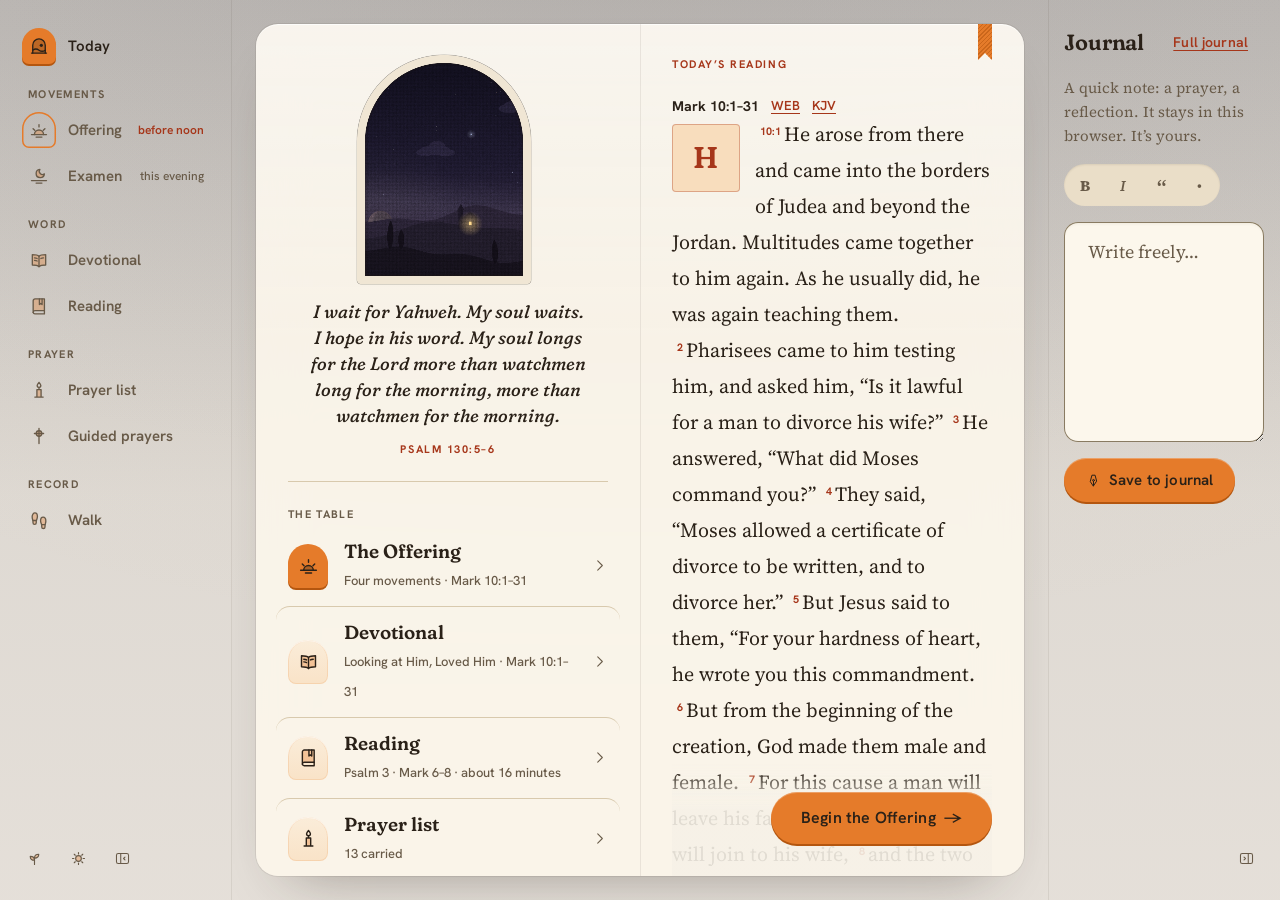
<file: index.html>
<!doctype html><html lang="en"><head><meta charset="utf-8"><meta name="viewport" content="width=device-width,initial-scale=1,viewport-fit=cover"><style>:root{color-scheme:light;box-sizing:border-box;padding-top:env(safe-area-inset-top,0px);padding-bottom:env(safe-area-inset-bottom,0px)}body{margin:0;padding:0;font:14px -apple-system,BlinkMacSystemFont,sans-serif;background:#fff;color:#000}[hidden]{display:none!important}</style><meta name="description" content="MONK, a quiet daily practice: the morning Offering, the evening Examen, lectio, a prayer list, guided prayers and a journal, set as one book. Sample content."></head><body>
<meta charset="utf-8">
<meta name="viewport" content="width=device-width,initial-scale=1,viewport-fit=cover">
<title>MONK</title>
<link rel="icon" href="icons/favicon.svg" type="image/svg+xml">
<link rel="icon" href="icons/favicon-32.png" sizes="32x32" type="image/png">
<link rel="apple-touch-icon" href="icons/apple-touch-icon.png">
<link rel="manifest" href="manifest.webmanifest">
<meta name="apple-mobile-web-app-title" content="Monk">

<link rel="preconnect" href="https://fonts.googleapis.com">
<link rel="preconnect" href="https://fonts.gstatic.com" crossorigin>
<link rel="stylesheet" href="https://fonts.googleapis.com/css2?family=Fraunces:ital,opsz,wght,SOFT@0,9..144,300..700,0..100;1,9..144,300..700,0..100&family=Source+Serif+4:ital,opsz,wght@0,8..60,400..700;1,8..60,400..700&family=Hanken+Grotesk:wght@400..700&family=Playwrite+DE+Grund:wght@100..400&display=swap" media="print" onload="this.media='all'">
<link rel="stylesheet" href="app/app.css?v=2a2356a0c647">
<div class="mk mk-paper" id="app">
  <div class="mk-app" id="stage">
  <div class="mk-shell" id="shell">
    <aside class="mk-rail" id="rail"></aside>
    <main class="mk-main has-spread" id="main">
      <div class="mk-top" id="top"></div>
      <section class="mk-place mk-spread" id="p-today"></section>
      <section class="mk-place mk-spread is-office" id="p-offering" hidden></section>
      <section class="mk-place mk-spread is-office" id="p-examen" hidden></section>
      <section class="mk-place mk-spread" id="p-devotional" hidden></section>
      <section class="mk-place mk-spread mk-rd" id="p-reading" hidden></section>
      <section class="mk-place mk-spread" id="p-prayer" hidden></section>
      <section class="mk-place mk-spread mk-gp" id="p-guided" hidden></section>
      <section class="mk-place mk-spread mk-jplace" id="p-journal" hidden></section>
      <section class="mk-place mk-spread" id="p-walk" hidden></section>
      <!-- Study and Praxis are hidden from the rail, not deleted: both still render here. -->
      <section class="mk-place mk-col" id="p-study" hidden></section>
      <section class="mk-place mk-col" id="p-praxis" hidden></section>
    </main>
    <nav class="mk-tabbar" id="tabbar" aria-label="Monk"></nav>
  </div>
  </div>
  <button class="mk-jscrim mk-scrim" id="jscrim" type="button" aria-label="Close the journal" data-act="journal" tabindex="-1"></button>
  <aside class="mk-drawer mk-jr" id="jdrawer" aria-label="Journal"></aside>
</div>
<template id="tpl-devotional"></template>
<template id="tpl-study-session"></template>
<script src="app/app.js?v=2a2356a0c647" charset="utf-8"></script>
</body></html>
</file>
<file: app/app.css>
@charset "UTF-8";
:root{ color-scheme:light;
  --ground:#F3EADA;
  --leaf:#FCF7EC;
  --well:#EADEC8;
  --ink:#2A2118;
  --muted:#685A48;
  --rubric:#A6361A;
  --on-rubric:#FCF7EC;
  --rubric-shade:#7C2510;
  --ember:#E57B2A;
  --on-ember:#2A2118;
  --ember-shade:#B4560F;
  --ember-tint:#F8DDBD;
  --light:#F4C95D;
  --kept:#2C5A45;
  --on-kept:#FCF7EC;
  --kept-shade:#1B3F2F;
  --kept-tint:#D5E6DA;
  --rule:#D8C9AD;
  --line:#897B62;
  --focus:#2C5A45;
  --heat-1:#F1D6B4;
  --heat-2:#EBB57E;
  --heat-3:#E38F45;
  --heat-4:#B8560F;
  --sky-dawn:#F6CDA6;
  --sky-day:#F7E9C6;
  --sky-dusk:#E9A27C;
  --sky-night:#2B2536;
  --sky-earth:#2A2118;
  --sky-sun:#E57B2A;
  --sky-moon:#FCF7EC;
  --shadow-leaf:0 1px 0 rgba(42,33,24,0.05), 0 14px 24px -14px rgba(90,55,20,0.30);
  --shadow-inset:inset 0 1px 2px rgba(42,33,24,0.09);
  --shadow-float:0 1px 2px rgba(42,33,24,0.08), 0 8px 24px rgba(42,33,24,0.12); }
@media (prefers-color-scheme:dark){ :root:not([data-theme="light"]){ color-scheme:dark;
  --ground:#1A1612;
  --leaf:#241E18;
  --well:#2F271E;
  --ink:#F0E6D4;
  --muted:#B5A68E;
  --rubric:#F29A78;
  --on-rubric:#1A1612;
  --rubric-shade:#B9654A;
  --ember:#F08C3C;
  --on-ember:#1A1612;
  --ember-shade:#A85A1E;
  --ember-tint:#46301D;
  --light:#FFD98A;
  --kept:#8FC0A4;
  --on-kept:#1A1612;
  --kept-shade:#5E8F74;
  --kept-tint:#1F3329;
  --rule:#3D3429;
  --line:#86785F;
  --focus:#8FC0A4;
  --heat-1:#4A331F;
  --heat-2:#7A4C22;
  --heat-3:#B8682A;
  --heat-4:#F6A057;
  --sky-dawn:#5A3A28;
  --sky-day:#5B4E36;
  --sky-dusk:#6A3523;
  --sky-night:#100D14;
  --sky-earth:#0D0A08;
  --sky-sun:#FFD98A;
  --sky-moon:#F0E6D4;
  --shadow-leaf:0 1px 0 rgba(0,0,0,0.3), 0 16px 26px -14px rgba(0,0,0,0.62);
  --shadow-inset:inset 0 1px 2px rgba(0,0,0,0.38);
  --shadow-float:0 1px 2px rgba(0,0,0,0.35), 0 10px 26px rgba(0,0,0,0.40); } }
:root[data-theme="dark"]{ color-scheme:dark;
  --ground:#1A1612;
  --leaf:#241E18;
  --well:#2F271E;
  --ink:#F0E6D4;
  --muted:#B5A68E;
  --rubric:#F29A78;
  --on-rubric:#1A1612;
  --rubric-shade:#B9654A;
  --ember:#F08C3C;
  --on-ember:#1A1612;
  --ember-shade:#A85A1E;
  --ember-tint:#46301D;
  --light:#FFD98A;
  --kept:#8FC0A4;
  --on-kept:#1A1612;
  --kept-shade:#5E8F74;
  --kept-tint:#1F3329;
  --rule:#3D3429;
  --line:#86785F;
  --focus:#8FC0A4;
  --heat-1:#4A331F;
  --heat-2:#7A4C22;
  --heat-3:#B8682A;
  --heat-4:#F6A057;
  --sky-dawn:#5A3A28;
  --sky-day:#5B4E36;
  --sky-dusk:#6A3523;
  --sky-night:#100D14;
  --sky-earth:#0D0A08;
  --sky-sun:#FFD98A;
  --sky-moon:#F0E6D4;
  --shadow-leaf:0 1px 0 rgba(0,0,0,0.3), 0 16px 26px -14px rgba(0,0,0,0.62);
  --shadow-inset:inset 0 1px 2px rgba(0,0,0,0.38);
  --shadow-float:0 1px 2px rgba(0,0,0,0.35), 0 10px 26px rgba(0,0,0,0.40); }
:root{
  --space-1:4px;
  --space-2:8px;
  --space-3:12px;
  --space-4:16px;
  --space-5:24px;
  --space-6:32px;
  --space-7:48px;
  --space-8:64px;
  --radius-xs:4px;
  --radius-sm:8px;
  --radius-md:14px;
  --radius-lg:22px;
  --radius-xl:32px;
  --radius-pill:999px;
  --measure:640px;
  --page:760px;
  --rail:232px;
  --rail-slim:84px;
  --drawer:400px;
  --control:44px;
  --control-lg:52px;
  --control-sm:36px;
  --seal:96px;
  --bp-tablet:700px;
  --bp-spread:900px;
  --bp-desk:1100px;
  --hairline:1px;
  --focus-width:2px;
  --font-display:"Fraunces", "Source Serif 4", Georgia, serif;
  --font-text:"Source Serif 4", Georgia, serif;
  --font-ui:"Hanken Grotesk", system-ui, sans-serif;
  --font-hand:"Playwrite DE Grund", "Segoe Print", cursive; }
:root{
  --dur-press:90ms; --dur-quick:160ms; --dur-base:340ms; --dur-slow:720ms;
  --ease-out:cubic-bezier(.2,.7,.2,1); --ease-in-out:cubic-bezier(.45,.05,.35,1);
  --spring:cubic-bezier(.3,1.35,.5,1);
  --thick:2px; --seal-hold:900ms;
  --light-x:50%; --light-y:0%; --light-a:14%;
  --read:1;
  --grain:url("data:image/svg+xml,%3Csvg xmlns='http://www.w3.org/2000/svg' width='160' height='160'%3E%3Cfilter id='n'%3E%3CfeTurbulence type='fractalNoise' baseFrequency='0.9' numOctaves='2' stitchTiles='stitch'/%3E%3CfeColorMatrix values='0 0 0 0 0.16 0 0 0 0 0.13 0 0 0 0 0.09 0 0 0 0.55 0'/%3E%3C/filter%3E%3Crect width='100%25' height='100%25' filter='url(%23n)' opacity='0.11'/%3E%3C/svg%3E");
  --grain-light:url("data:image/svg+xml,%3Csvg xmlns='http://www.w3.org/2000/svg' width='160' height='160'%3E%3Cfilter id='n'%3E%3CfeTurbulence type='fractalNoise' baseFrequency='0.9' numOctaves='2' stitchTiles='stitch'/%3E%3CfeColorMatrix values='0 0 0 0 1 0 0 0 0 0.95 0 0 0 0 0.86 0 0 0 0.5 0'/%3E%3C/filter%3E%3Crect width='100%25' height='100%25' filter='url(%23n)' opacity='0.09'/%3E%3C/svg%3E");
}
@supports (transition-timing-function:linear(0,1)){
  :root{--spring:linear(0,.22 6%,.56 14%,.82 23%,.97 33%,1.03 43%,1.04 52%,1.02 66%,1 82%,1)}
}
[data-theme="dark"]{--grain:var(--grain-light)}
@media (prefers-color-scheme:dark){:root:not([data-theme="light"]){--grain:var(--grain-light)}}
[data-theme="light"]{--grain:url("data:image/svg+xml,%3Csvg xmlns='http://www.w3.org/2000/svg' width='160' height='160'%3E%3Cfilter id='n'%3E%3CfeTurbulence type='fractalNoise' baseFrequency='0.9' numOctaves='2' stitchTiles='stitch'/%3E%3CfeColorMatrix values='0 0 0 0 0.16 0 0 0 0 0.13 0 0 0 0 0.09 0 0 0 0.55 0'/%3E%3C/filter%3E%3Crect width='100%25' height='100%25' filter='url(%23n)' opacity='0.11'/%3E%3C/svg%3E")}
.mk{margin:0;background-color:var(--ground);color:var(--ink);font-family:var(--font-text);font-size:18px;line-height:30px;
  -webkit-font-smoothing:antialiased;text-rendering:optimizeLegibility;font-optical-sizing:auto;-webkit-tap-highlight-color:transparent}
.mk-paper{background-color:var(--ground);background-image:
  radial-gradient(120% 90% at var(--light-x) var(--light-y),color-mix(in srgb,var(--light) var(--light-a),transparent) 0%,transparent 62%)}
.mk *,.mk *::before,.mk *::after{box-sizing:border-box}
.mk :focus-visible{outline:var(--focus-width) solid var(--focus);outline-offset:2px}
.mk p{margin:0 0 var(--space-4)}
.mk p:last-child{margin-bottom:0}
.mk-link,.mk-prose a{color:var(--rubric);text-decoration:underline;text-decoration-thickness:1px;text-underline-offset:3px}
.mk-link:hover,.mk-prose a:hover{text-decoration-thickness:2px}
.mk-ic{width:1em;height:1em;stroke:currentColor;fill:none;stroke-width:1.5;stroke-linecap:round;stroke-linejoin:round;flex:none;vertical-align:-.14em}
.mk-ic .f{fill:currentColor;stroke:none}
.mk-ic{--ic-d:color-mix(in srgb,var(--ember) 34%,transparent)}
.mk-ic.is-duo{stroke-width:1.6}
.mk-ic .d{fill:var(--ic-d);stroke:none}
[aria-current="page"] .mk-nav-a .mk-ic{--ic-d:color-mix(in srgb,var(--on-ember) 22%,transparent)}
.mk-stack{display:flex;flex-direction:column;gap:var(--space-4)}
.mk-row{display:flex;flex-wrap:wrap;gap:var(--space-3);align-items:center}
.mk-between{display:flex;align-items:center;justify-content:space-between;gap:var(--space-3);flex-wrap:wrap}
.mk-measure{max-width:var(--measure)}
.mk-leaf{position:relative;background-color:var(--leaf);background-image:var(--grain);border-radius:var(--radius-lg);padding:var(--space-6);
  box-shadow:var(--shadow-leaf),inset 0 0 0 1px color-mix(in srgb,var(--ink) 7%,transparent),inset 0 1px 0 color-mix(in srgb,var(--leaf) 82%,white)}
.mk-leaf.is-flat{box-shadow:inset 0 0 0 1px var(--rule)}
.mk-leaf.is-tight{padding:var(--space-5)}
.mk-rule{border:0;border-top:var(--hairline) solid var(--rule);margin:var(--space-5) 0}
.mk-rule.is-double{height:4px;border-bottom:var(--hairline) solid var(--rule)}
.mk-orn{display:flex;justify-content:center;gap:10px;margin:var(--space-6) 0}
.mk-orn::before,.mk-orn::after,.mk-orn i{content:"";display:block;width:4px;height:4px;border-radius:50%;background:var(--line)}
.mk-orn i{width:6px;height:6px;background:var(--rubric);margin-top:-1px}
.mk-slot{border:1.5px dashed var(--line);border-radius:var(--radius-md);padding:var(--space-3) var(--space-4);color:var(--muted);font-size:15px;line-height:24px;font-style:normal}
.mk-skel{display:flex;flex-direction:column;gap:14px;padding:6px 0}
.mk-skel i{display:block;height:8px;border-radius:var(--radius-pill);background:color-mix(in srgb,var(--ink) 11%,transparent)}
.mk-skel i:nth-child(3n){width:86%}.mk-skel i:nth-child(4n){width:94%}.mk-skel i:last-child{width:52%}
.mk-arch{border-radius:999px 999px var(--radius-sm) var(--radius-sm)}
.mk-ribbon{display:block;width:14px;height:36px;background-color:var(--ember);
  background-image:repeating-linear-gradient(135deg,color-mix(in srgb,var(--ember-shade) 55%,transparent) 0 1px,transparent 1px 3px);
  clip-path:polygon(0 0,100% 0,100% 100%,50% calc(100% - 7px),0 100%)}
.mk-leaf>.mk-ribbon{position:absolute;top:-4px;right:var(--space-6)}
.mk-wordmark{font-family:var(--font-display);font-variation-settings:"SOFT" 100;font-weight:600;font-size:28px;line-height:1;letter-spacing:-.015em;margin:0}
.mk-eyebrow{font:700 11px/16px var(--font-ui);letter-spacing:.14em;text-transform:uppercase;color:var(--rubric);display:flex;align-items:center;gap:var(--space-2);margin:0}
.mk-office{font-family:var(--font-display);font-variation-settings:"SOFT" 100;font-weight:500;font-size:clamp(30px,5.4vw,44px);line-height:1.08;letter-spacing:-.02em;margin:0;text-wrap:balance}
.mk-title{font-family:var(--font-display);font-variation-settings:"SOFT" 100;font-weight:500;font-size:28px;line-height:34px;letter-spacing:-.012em;margin:0;text-wrap:balance}
.mk-heading{font-family:var(--font-display);font-variation-settings:"SOFT" 100;font-weight:600;font-size:22px;line-height:28px;letter-spacing:-.005em;margin:0;text-wrap:balance}
.mk-movement{font-family:var(--font-display);font-variation-settings:"SOFT" 100;font-weight:600;font-size:19px;line-height:26px;margin:0}
.mk-rubric{font-family:var(--font-text);font-style:italic;font-size:15px;line-height:24px;color:var(--rubric);margin:0}
.mk-small{font-size:15px;line-height:24px}
.mk-meta{font:500 13px/20px var(--font-ui);color:var(--muted);font-variant-numeric:tabular-nums}
.mk-label{font:700 11px/16px var(--font-ui);letter-spacing:.12em;text-transform:uppercase;color:var(--muted)}
.mk-hand{font-family:var(--font-hand);font-weight:300;font-size:19px;line-height:32px;color:var(--ink);letter-spacing:.005em}
.mk-hand.is-sm{font-size:16px;line-height:28px}
.mk-btn{--btn-bg:var(--ember);--btn-fg:var(--on-ember);--btn-edge:var(--ember-shade);
  position:relative;display:inline-flex;align-items:center;justify-content:center;gap:var(--space-2);min-height:var(--control);padding:0 22px;border:0;border-radius:var(--radius-pill);
  background-color:var(--btn-bg);background-image:var(--grain);color:var(--btn-fg);font:600 15px/1 var(--font-ui);letter-spacing:.01em;cursor:pointer;text-decoration:none;white-space:nowrap;
  box-shadow:0 var(--thick) 0 var(--btn-edge),inset 0 1px 0 color-mix(in srgb,var(--btn-bg) 72%,white);
  transition:transform var(--dur-base) var(--spring),box-shadow var(--dur-base) var(--spring),background-color var(--dur-quick);user-select:none;-webkit-user-select:none;touch-action:manipulation}
.mk-btn:hover{background-color:color-mix(in srgb,var(--btn-bg) 90%,white)}
.mk-btn:active,.mk-btn.is-pressed{transform:translateY(var(--thick));box-shadow:0 0 0 var(--btn-edge),inset 0 1px 2px color-mix(in srgb,var(--btn-edge) 70%,transparent);
  transition-duration:var(--dur-press);transition-timing-function:var(--ease-out)}
.mk-btn .mk-ar{display:inline-block;transition:transform var(--dur-base) var(--spring)}
.mk-btn:hover .mk-ar{transform:translateX(3px)}
.mk-btn.is-quiet{--btn-bg:var(--leaf);--btn-fg:var(--ink);--btn-edge:var(--line);box-shadow:0 var(--thick) 0 var(--btn-edge),inset 0 0 0 1px var(--line)}
.mk-btn.is-quiet:hover{background-color:color-mix(in srgb,var(--leaf) 80%,var(--well))}
.mk-btn.is-quiet:active{box-shadow:0 0 0 var(--btn-edge),inset 0 0 0 1px var(--line)}
.mk-btn.is-text{background:none;box-shadow:none;color:var(--rubric);padding:0 var(--space-2);text-decoration:underline;text-underline-offset:3px;text-decoration-thickness:1px}
.mk-btn.is-text:hover{text-decoration-thickness:2px}
.mk-btn.is-text:active{transform:none;opacity:.7}
.mk-btn.is-sm{min-height:var(--control-sm);padding:0 16px;font-size:14px}
.mk-btn.is-lg{min-height:var(--control-lg);padding:0 30px;font-size:16px}
.mk-btn.is-block{display:flex;width:100%}
.mk-btn.is-kept{--btn-bg:var(--kept);--btn-fg:var(--on-kept);box-shadow:inset 0 1px 2px color-mix(in srgb,var(--kept-shade) 80%,transparent);transform:translateY(var(--thick));cursor:default}
.mk-btn[disabled]{opacity:.45;cursor:not-allowed;box-shadow:inset 0 0 0 1px var(--line);background:none;color:var(--ink);transform:none}
.mk-iconbtn{display:inline-grid;place-items:center;flex:none;width:var(--control);height:var(--control);border:0;border-radius:50%;background-color:var(--leaf);background-image:var(--grain);color:var(--ink);font-size:20px;cursor:pointer;
  box-shadow:0 var(--thick) 0 var(--line),inset 0 0 0 1px var(--line);transition:transform var(--dur-base) var(--spring),box-shadow var(--dur-base) var(--spring)}
.mk-iconbtn:active,.mk-iconbtn.is-pressed{transform:translateY(var(--thick));box-shadow:0 0 0 var(--line),inset 0 0 0 1px var(--line);transition-duration:var(--dur-press)}
.mk-iconbtn.is-sm{width:var(--control-sm);height:var(--control-sm);font-size:17px}
.mk-iconbtn.is-bare{background:none;box-shadow:none;color:var(--muted)}
.mk-iconbtn.is-bare:hover{background:var(--well);color:var(--ink)}
.mk-iconbtn.is-bare:active{transform:scale(.92)}
.mk-check{--ck:var(--ember);--ck-edge:var(--ember-shade);--ck-fg:var(--on-ember);flex:none;display:grid;place-items:center;width:var(--control);height:var(--control);margin:-7px;padding:0;border:0;background:none;cursor:pointer;border-radius:50%;touch-action:manipulation}
.mk-check-d{position:relative;display:grid;place-items:center;width:30px;height:30px;border-radius:50%;background:var(--leaf);color:var(--ck-fg);
  box-shadow:inset 0 0 0 1.5px var(--line),0 var(--thick) 0 var(--line);transition:transform var(--dur-base) var(--spring),box-shadow var(--dur-base) var(--spring)}
.mk-check-d::before{content:"";position:absolute;inset:0;border-radius:inherit;background-color:var(--ck);background-image:var(--grain);clip-path:circle(0% at 50% 62%);transition:clip-path var(--dur-base) var(--ease-out)}
.mk-check-d::after{content:"";position:absolute;inset:0;border-radius:inherit;pointer-events:none}
.mk-check-d svg{position:relative;width:16px;height:16px;fill:none;stroke:currentColor;stroke-width:2.2;stroke-linecap:round;stroke-linejoin:round;stroke-dasharray:22;stroke-dashoffset:22;transition:stroke-dashoffset 260ms var(--ease-out)}
.mk-check:active .mk-check-d{transform:translateY(var(--thick));box-shadow:inset 0 0 0 1.5px var(--line),0 0 0 var(--line);transition-duration:var(--dur-press)}
.mk-check[aria-pressed="true"] .mk-check-d{box-shadow:inset 0 0 0 0 var(--line),0 var(--thick) 0 var(--ck-edge)}
.mk-check[aria-pressed="true"] .mk-check-d::before{clip-path:circle(80% at 50% 62%)}
.mk-check[aria-pressed="true"] .mk-check-d svg{stroke-dashoffset:0;transition-delay:90ms}
.mk-check.is-just .mk-check-d::after{animation:mk-lit 800ms var(--ease-out)}
.mk-check.is-tile{--ck:var(--kept);--ck-edge:var(--kept-shade);--ck-fg:var(--on-kept);border-radius:var(--radius-sm)}
.mk-check.is-tile .mk-check-d{width:28px;height:28px;border-radius:var(--radius-sm)}
.mk-check.is-tile .mk-check-d::before{clip-path:inset(100% 0 0 0)}
.mk-check.is-tile[aria-pressed="true"] .mk-check-d::before{clip-path:inset(0)}
@keyframes mk-lit{from{box-shadow:0 0 0 0 color-mix(in srgb,var(--light) 80%,transparent)}to{box-shadow:0 0 0 14px color-mix(in srgb,var(--light) 0%,transparent)}}
.mk-seg{position:relative;display:inline-flex;width:fit-content;max-width:100%;padding:3px 3px 5px;border-radius:var(--radius-pill);background:var(--well);box-shadow:var(--shadow-inset);overflow-x:auto;scrollbar-width:none}
.mk-seg::-webkit-scrollbar{display:none}
.mk-seg-thumb{position:absolute;top:3px;left:0;height:calc(100% - 8px - var(--thick));width:0;border-radius:var(--radius-pill);background-color:var(--leaf);background-image:var(--grain);
  box-shadow:0 var(--thick) 0 var(--line),inset 0 0 0 1px color-mix(in srgb,var(--ink) 9%,transparent);transition:transform var(--dur-base) var(--spring),width var(--dur-base) var(--spring);pointer-events:none}
.mk-seg button{position:relative;z-index:1;min-height:36px;padding:0 16px;border:0;background:none;border-radius:var(--radius-pill);font:600 14px/1 var(--font-ui);color:var(--muted);cursor:pointer;white-space:nowrap;transition:color var(--dur-quick)}
.mk-seg button:hover{color:var(--ink)}
.mk-seg button[aria-pressed="true"],.mk-seg button[aria-selected="true"]{color:var(--ink)}
.mk-seg:not(.is-ready) button[aria-pressed="true"],.mk-seg:not(.is-ready) button[aria-selected="true"]{background-color:var(--leaf);box-shadow:0 var(--thick) 0 var(--line),inset 0 0 0 1px color-mix(in srgb,var(--ink) 9%,transparent)}
.mk-tag{display:inline-flex;align-items:center;gap:5px;padding:3px 9px;border-radius:var(--radius-sm);background:var(--well);color:var(--ink);font:600 12px/16px var(--font-ui);font-variant-numeric:tabular-nums;white-space:nowrap}
.mk-tag.is-kept{background:var(--kept-tint);color:var(--kept)}
.mk-tag.is-now{background:var(--ember-tint);color:var(--ink)}
.mk-tag.is-outline{background:none;color:var(--muted);box-shadow:inset 0 0 0 1px var(--line)}
.mk-tag.is-failed{background:none;color:var(--ink);box-shadow:inset 0 0 0 1.5px var(--ink)}
.mk-flame{display:inline-block;width:.75em;height:1em;overflow:visible;vertical-align:-.12em;flex:none;filter:drop-shadow(0 0 .35em color-mix(in srgb,var(--light) 55%,transparent))}
.mk-flame path{transform-box:fill-box;transform-origin:50% 100%}
.mk-flame .fo{fill:var(--ember);animation:mk-flick-a 2.3s var(--ease-in-out) infinite alternate}
.mk-flame .fi{fill:var(--light);animation:mk-flick-b 1.7s var(--ease-in-out) infinite alternate}
.mk-flame .fw{fill:none;stroke:var(--muted);stroke-width:1.4;stroke-linecap:round;stroke-dasharray:14;stroke-dashoffset:14;opacity:0}
.mk-flame.is-out{filter:none}
.mk-flame.is-out .fo,.mk-flame.is-out .fi{animation:none;transform:scale(.2);opacity:0;transition:transform var(--dur-base) var(--ease-out),opacity var(--dur-base)}
.mk-flame.is-out .fw{animation:mk-wisp 1.8s var(--ease-out) forwards}
@keyframes mk-flick-a{0%{transform:scaleY(1) skewX(0)}30%{transform:scaleY(1.05) skewX(-2.5deg)}62%{transform:scaleY(.96) skewX(2deg)}100%{transform:scaleY(1.03) skewX(-1deg)}}
@keyframes mk-flick-b{0%{transform:scale(1,1)}40%{transform:scale(.92,1.1)}75%{transform:scale(1.06,.94)}100%{transform:scale(.97,1.05)}}
@keyframes mk-wisp{0%{opacity:.7;stroke-dashoffset:14}60%{opacity:.5;stroke-dashoffset:0}100%{opacity:0;stroke-dashoffset:-14}}
.mk-hour{display:flex;align-items:flex-end;gap:var(--space-5)}
.mk-window{flex:none;display:block;width:104px;height:auto;overflow:visible}
.mk-window .sk{transition:opacity 1.2s linear}
.mk-window .sk-day{fill:var(--sky-day)}.mk-window .sk-night{fill:var(--sky-night)}
.mk-window .g-dawn{stop-color:var(--sky-dawn)}.mk-window .g-dusk{stop-color:var(--sky-dusk)}
.mk-window .earth{fill:var(--sky-earth)}
.mk-window .sun{fill:var(--sky-sun)}.mk-window .moon{fill:var(--sky-moon)}.mk-window .star{fill:var(--sky-moon)}
.mk-window .orb{transition:transform 1.2s var(--ease-out),opacity 1.2s linear}
.mk-window .frame{fill:none;stroke:color-mix(in srgb,var(--ink) 16%,transparent);stroke-width:1.5}
.mk-window .arc{fill:none;stroke:color-mix(in srgb,var(--sky-moon) 38%,transparent);stroke-width:1;stroke-dasharray:1.5 5;stroke-linecap:round}
.mk-hour-b{min-width:0;padding-bottom:2px}
.mk-hour-n{font-family:var(--font-display);font-variation-settings:"SOFT" 100;font-weight:500;font-size:36px;line-height:40px;letter-spacing:-.02em;margin:2px 0 4px}
.mk-hour.is-lg .mk-window{width:148px}
.mk-hour.is-lg .mk-hour-n{font-size:48px;line-height:50px}
.mk-breath{position:relative;width:132px;height:132px;border-radius:50%;display:grid;place-items:center}
.mk-breath::before{content:"";position:absolute;inset:0;border-radius:50%;box-shadow:inset 0 0 0 1.5px var(--line)}
.mk-breath i{display:block;width:100%;height:100%;border-radius:50%;background:radial-gradient(circle,color-mix(in srgb,var(--light) 70%,transparent) 0,color-mix(in srgb,var(--ember) 30%,transparent) 68%,color-mix(in srgb,var(--ember) 16%,transparent) 100%);animation:mk-breath 10s var(--ease-in-out) infinite}
@keyframes mk-breath{0%,100%{transform:scale(.4)}40%{transform:scale(1)}}
.mk-seal{display:flex;flex-direction:column;align-items:center;gap:var(--space-4);text-align:center;padding:var(--space-5) var(--space-4)}
.mk-seal-btn{position:relative;width:var(--seal);height:var(--seal);border:0;padding:0;margin:10px;background:none;border-radius:50%;cursor:pointer;touch-action:none;user-select:none;-webkit-user-select:none}
.mk-seal-ring{position:absolute;inset:-10px;width:calc(100% + 20px);height:calc(100% + 20px);transform:rotate(-90deg);fill:none;stroke:var(--ink);stroke-width:2.5;stroke-linecap:round;stroke-dasharray:296;stroke-dashoffset:296;transition:stroke-dashoffset 220ms var(--ease-out)}
.mk-seal-wax{position:absolute;inset:0;display:grid;place-items:center;border-radius:50%;font-size:38px;color:var(--on-ember);
  background:radial-gradient(circle at 34% 28%,color-mix(in srgb,var(--ember) 70%,white) 0,var(--ember) 44%,var(--ember-shade) 130%);
  box-shadow:0 3px 0 var(--ember-shade),inset 0 0 0 7px color-mix(in srgb,var(--ember-shade) 20%,transparent);
  transition:transform var(--dur-base) var(--spring),box-shadow var(--dur-base) var(--spring)}
.mk-seal.is-holding .mk-seal-ring{stroke-dashoffset:0;transition:stroke-dashoffset var(--seal-hold) linear}
.mk-seal.is-holding .mk-seal-wax{transform:translateY(2px) scale(.93);box-shadow:0 1px 0 var(--ember-shade),inset 0 0 0 7px color-mix(in srgb,var(--ember-shade) 34%,transparent);transition:transform var(--seal-hold) var(--ease-out),box-shadow var(--seal-hold)}
.mk-seal.is-sealed .mk-seal-btn{cursor:default}
.mk-seal.is-sealed .mk-seal-ring{opacity:0}
.mk-seal.is-sealed .mk-seal-wax{color:var(--on-rubric);border-radius:47% 53% 52% 48%/51% 46% 54% 49%;transform:rotate(-8deg);
  background:radial-gradient(circle at 34% 28%,color-mix(in srgb,var(--rubric) 76%,white) 0,var(--rubric) 48%,var(--rubric-shade) 130%);
  box-shadow:0 2px 0 var(--rubric-shade),inset 0 0 0 7px color-mix(in srgb,var(--rubric-shade) 46%,transparent),inset 0 2px 3px color-mix(in srgb,white 22%,transparent);
  animation:mk-stamp var(--dur-slow) var(--spring)}
.mk-seal.is-sealed .mk-seal-btn::after{content:"";position:absolute;inset:0;border-radius:50%;animation:mk-lit 900ms var(--ease-out) 140ms both}
.mk-seal-label{font:600 15px/20px var(--font-ui);color:var(--ink);display:flex;align-items:center;gap:6px}
.mk-seal.is-sealed .mk-seal-label b{color:var(--kept);font-weight:700}
@keyframes mk-stamp{0%{transform:rotate(-8deg) scale(1.3);opacity:.45}55%{opacity:1}100%{transform:rotate(-8deg) scale(1)}}
.mk-app{container-type:inline-size;container-name:mk;height:100%;min-height:100%}
.mk-shell{display:grid;grid-template-columns:minmax(0,1fr);grid-template-rows:minmax(0,1fr) auto;height:100%;min-height:inherit}
.mk-rail{display:none;flex-direction:column;gap:var(--space-5);padding:var(--space-5) var(--space-3);min-height:0;overflow-y:auto}
.mk-main{min-width:0;min-height:0;overflow-y:auto;padding:var(--space-4) var(--space-4) var(--space-8)}
.mk-col{max-width:var(--page);margin:0 auto}
.mk-main.is-focus{display:flex;flex-direction:column;padding-bottom:var(--space-4)}
.mk-main.is-focus>.mk-foot.is-sticky{margin-top:auto}
.mk-nav{display:flex;flex-direction:column;gap:2px}
.mk-nav-k{font:700 11px/16px var(--font-ui);letter-spacing:.12em;text-transform:uppercase;color:var(--muted);padding:0 var(--space-3);margin:var(--space-4) 0 var(--space-1)}
.mk-nav-k:first-child{margin-top:0}
.mk-nav-i{display:flex;align-items:center;gap:var(--space-3);min-height:var(--control);padding:3px var(--space-3) 3px 6px;border:0;border-radius:var(--radius-md);background:none;color:var(--muted);font:600 15px/1 var(--font-ui);text-decoration:none;cursor:pointer;text-align:left;width:100%;transition:color var(--dur-quick),background-color var(--dur-quick)}
.mk-nav-i:hover{color:var(--ink);background:color-mix(in srgb,var(--well) 60%,transparent)}
.mk-nav-a{flex:none;display:grid;place-items:center;width:34px;height:36px;border-radius:17px 17px 7px 7px;font-size:20px;transition:background-color var(--dur-base),color var(--dur-quick),box-shadow var(--dur-base),transform var(--dur-base) var(--spring)}
.mk-nav-i:active .mk-nav-a{transform:translateY(1px) scale(.95)}
.mk-nav-i[aria-current="page"]{color:var(--ink)}
.mk-nav-i[aria-current="page"] .mk-nav-a{background-color:var(--ember);background-image:var(--grain);color:var(--on-ember);box-shadow:0 var(--thick) 0 var(--ember-shade)}
.mk-nav-s{margin-left:auto;font:500 12px/1 var(--font-ui);color:var(--muted);font-variant-numeric:tabular-nums;display:flex;align-items:center;gap:4px}
.mk-nav-s.is-kept{color:var(--kept)}
.mk-nav.is-groups{display:none}
.mk-rail-foot{margin-top:auto;display:flex;flex-direction:column;gap:var(--space-2)}
.mk-tabbar{display:grid;grid-auto-flow:column;grid-auto-columns:1fr;background-color:var(--tab-tint,var(--leaf));background-image:var(--grain);box-shadow:0 -1px 0 var(--rule);padding:6px 6px calc(6px + env(safe-area-inset-bottom,0px))}
.mk-tabbar button{display:flex;flex-direction:column;align-items:center;justify-content:center;gap:3px;min-height:54px;border:0;background:none;font:600 11px/14px var(--font-ui);color:var(--muted);cursor:pointer}
.mk-tabbar .mk-nav-a{width:44px;height:32px;border-radius:16px 16px 7px 7px;font-size:21px}
.mk-tabbar button:active .mk-nav-a{transform:translateY(1px) scale(.95)}
.mk-tabbar button[aria-current="page"]{color:var(--ink)}
.mk-tabbar button[aria-current="page"] .mk-nav-a{background-color:var(--ember);background-image:var(--grain);color:var(--on-ember);box-shadow:0 var(--thick) 0 var(--ember-shade)}
.mk-top{display:flex;align-items:center;justify-content:space-between;gap:var(--space-3);min-height:52px;margin-bottom:var(--space-4)}
.mk-top-c{display:flex;align-items:center;gap:var(--space-2);min-width:0}
.mk-aa{font:600 15px/1 var(--font-display);letter-spacing:-.02em}
.mk-aa small{font-size:11px}
@container mk (min-width:700px){
  .mk-shell{grid-template-columns:var(--rail-slim) minmax(0,1fr);grid-template-rows:minmax(0,1fr)}
  .mk-shell>.mk-tabbar{display:none}
  .mk-rail{display:flex;align-items:center;box-shadow:1px 0 0 var(--rule)}
  .mk-rail .mk-wordmark{font-size:19px}
  .mk-rail .mk-rail-date{display:none}
  .mk-nav.is-places{display:none}
  .mk-nav.is-groups{display:flex;gap:var(--space-2);width:100%}
  .mk-nav.is-groups .mk-nav-i{flex-direction:column;gap:4px;padding:6px 0;font-size:11px;line-height:14px;justify-content:center;text-align:center}
  .mk-nav.is-groups .mk-nav-a{width:48px;height:40px;border-radius:24px 24px 8px 8px;font-size:23px}
  .mk-rail-foot{align-items:center}
  .mk-main{padding:var(--space-5) var(--space-6) var(--space-7)}
}
.mk-foot .mk-btn{max-width:100%;min-width:0}
@media (max-width:380px){.mk-foot{flex-wrap:wrap;row-gap:10px}.mk-foot>.mk-meta{flex-basis:100%}.mk-btn.is-lg{white-space:normal;text-align:center;height:auto;min-height:48px;line-height:1.25;padding-top:10px;padding-bottom:10px}}
@media (max-height:520px){
  .mk-rail{padding-top:8px;padding-bottom:8px;gap:6px}
  .mk-rail .mk-wordmark{font-size:16px}
  .mk-nav.is-groups{gap:0}
  .mk-nav.is-groups .mk-nav-i{padding:2px 0;gap:2px}
  .mk-nav.is-groups .mk-nav-a{height:32px;font-size:20px}
}
@container mk (min-width:1100px){
  .mk-shell{grid-template-columns:var(--rail) minmax(0,1fr)}
  .mk-rail{align-items:stretch;padding:var(--space-5) var(--space-4)}
  .mk-rail .mk-wordmark{font-size:28px}
  .mk-rail .mk-rail-date{display:block;font:500 13px/20px var(--font-ui);color:var(--muted);margin-top:var(--space-1)}
  .mk-nav.is-places{display:flex}
  .mk-nav.is-groups{display:none}
  .mk-rail-foot{flex-direction:row;align-items:center}
}
.mk-spread{display:grid;grid-template-columns:minmax(0,1fr);gap:var(--space-5)}
.mk-verso,.mk-recto{min-width:0}
@container mk (min-width:900px){
  .mk-main.has-spread{padding:var(--space-5);display:flex;flex-direction:column;overflow:hidden}
  .mk-main.has-spread>.mk-top.is-bare{display:none}
  .mk-main.has-spread>.mk-top{padding:0 var(--space-3);margin-bottom:var(--space-3);flex:none}
  .mk-spread{flex:1;min-height:0;grid-template-columns:minmax(0,1fr) minmax(0,1fr);gap:0;background-color:var(--leaf-tint,var(--leaf));background-image:var(--grain);border-radius:var(--radius-lg);
    box-shadow:var(--shadow-leaf),inset 0 0 0 1px color-mix(in srgb,var(--ink) 7%,transparent);overflow:hidden}
  .mk-verso,.mk-recto{padding:var(--space-6) var(--space-6) var(--space-6);overflow-y:auto;min-height:0;display:flex;flex-direction:column}
  .mk-verso{box-shadow:inset -18px 0 22px -20px color-mix(in srgb,var(--ink) 30%,transparent)}
  .mk-recto{box-shadow:inset 18px 0 22px -20px color-mix(in srgb,var(--ink) 30%,transparent),inset 1px 0 0 var(--rule)}
  .mk-spread .mk-leaf{box-shadow:none;background:none;padding:0;border-radius:0}
  .mk-spread .mk-scripture{box-shadow:none;background:none;padding:0;max-width:none}
  .mk-verso>*,.mk-recto>*{flex-shrink:0}
  .mk-spread .mk-foot{margin-top:auto;position:sticky;bottom:calc(-1 * var(--space-6));z-index:2;margin-bottom:calc(-1 * var(--space-6));padding:var(--space-6) 0 var(--space-6);
    background-color:var(--leaf);background-image:var(--grain);-webkit-mask-image:linear-gradient(to bottom,transparent 0,#000 26px);mask-image:linear-gradient(to bottom,transparent 0,#000 26px);border-top:0}
}
.mk-head{display:flex;flex-direction:column;gap:var(--space-2);margin:0 0 var(--space-5)}
.mk-pips{display:flex;gap:7px;align-items:center}
.mk-pip{width:8px;height:8px;border-radius:50%;background:none;box-shadow:inset 0 0 0 1.5px var(--line);transition:background-color var(--dur-base),box-shadow var(--dur-base),transform var(--dur-base) var(--spring)}
.mk-pip.is-done{background:var(--ink);box-shadow:none}
.mk-pip.is-now{background:var(--ember);box-shadow:0 0 0 3px color-mix(in srgb,var(--light) 45%,transparent);transform:scale(1.2)}
.mk-ordo{list-style:none;margin:0;padding:0;display:flex;flex-direction:column}
.mk-ordo li{display:flex;align-items:center;gap:var(--space-3);min-height:var(--control);color:var(--muted);font-family:var(--font-display);font-variation-settings:"SOFT" 100;font-size:18px;line-height:24px;border-top:var(--hairline) solid var(--rule)}
.mk-ordo li:first-child{border-top:0}
.mk-ordo-d{flex:none;display:grid;place-items:center;width:26px;height:26px;border-radius:50%;box-shadow:inset 0 0 0 1.5px var(--line);font:700 12px/1 var(--font-ui);color:var(--muted)}
.mk-ordo-d svg{width:13px;height:13px;fill:none;stroke:currentColor;stroke-width:2.4;stroke-linecap:round;stroke-linejoin:round}
.mk-ordo li.is-done .mk-ordo-d{background:var(--kept);color:var(--on-kept);box-shadow:none}
.mk-ordo li.is-now{color:var(--ink);font-weight:600}
.mk-ordo li.is-now .mk-ordo-d{background-color:var(--ember);background-image:var(--grain);color:var(--on-ember);box-shadow:0 var(--thick) 0 var(--ember-shade)}
.mk-flow-count{display:flex;align-items:center;gap:var(--space-3);margin-bottom:var(--space-3)}
.mk-step{display:flex;flex-direction:column;gap:var(--space-4);animation:mk-rise var(--dur-base) var(--ease-out)}
.mk-step[hidden]{display:none}
.mk-step-t{display:flex;align-items:center;gap:var(--space-3)}
.mk-step-t .mk-title{flex:1}
.mk-foot{display:flex;gap:var(--space-3);align-items:center;justify-content:space-between;margin-top:var(--space-5)}
.mk-foot.is-sticky{position:sticky;bottom:0;margin:var(--space-5) calc(-1 * var(--space-4)) calc(-1 * var(--space-4));padding:var(--space-3) var(--space-4);background:color-mix(in srgb,var(--ground) 88%,transparent);backdrop-filter:blur(8px);-webkit-backdrop-filter:blur(8px);box-shadow:0 -1px 0 var(--rule)}
@keyframes mk-rise{from{opacity:0;transform:translateY(8px)}to{opacity:1;transform:none}}
.mk-liturgy{font-family:var(--font-display);font-variation-settings:"SOFT" 100;font-weight:450;font-size:21px;line-height:34px;margin:0}
.mk-liturgy span{display:block;width:fit-content;max-width:100%}
.mk-liturgy span.is-today{font-weight:600;background:linear-gradient(transparent 14%,var(--ember-tint) 14%,var(--ember-tint) 90%,transparent 90%);
  box-shadow:-7px 0 0 var(--ember-tint),7px 0 0 var(--ember-tint);-webkit-box-decoration-break:clone;box-decoration-break:clone}
.mk-watches{display:flex;flex-direction:column;margin:0;padding:0}
.mk-watch{display:grid;grid-template-columns:minmax(0,180px) minmax(0,1fr);gap:var(--space-1) var(--space-5);padding:var(--space-3) 0;border-top:var(--hairline) solid var(--rule)}
.mk-watch:first-child{border-top:0}
.mk-watch-n{font:700 11px/20px var(--font-ui);letter-spacing:.1em;text-transform:uppercase;color:var(--rubric);padding-top:4px}
.mk-watch-q{font-size:17px;line-height:28px;margin:0}
.mk-watches.is-stacked .mk-watch{grid-template-columns:1fr}
@container mk (max-width:560px){.mk-watch{grid-template-columns:1fr}}
@media (max-width:560px){.mk-watch{grid-template-columns:1fr}}
.mk-ref{font:600 13px/20px var(--font-ui);color:var(--muted);display:flex;flex-wrap:wrap;gap:6px 12px;align-items:center;margin:0 0 var(--space-3)}
.mk-ref b{color:var(--ink);font-weight:700;font-size:14px}
.mk-scripture{position:relative;background-color:var(--leaf);background-image:var(--grain);border-radius:var(--radius-xs);padding:var(--space-6) var(--space-6) var(--space-5);max-width:var(--measure);
  box-shadow:var(--shadow-leaf),inset 0 0 0 1px color-mix(in srgb,var(--ink) 6%,transparent);
  font-size:calc(20px * var(--read));line-height:calc(36px * var(--read));font-variant-numeric:oldstyle-nums;hanging-punctuation:first;text-wrap:pretty}
.mk-scripture.is-inset{background:var(--well);box-shadow:var(--shadow-inset);border-radius:var(--radius-md);font-size:calc(19px * var(--read));line-height:calc(34px * var(--read));padding:var(--space-5)}
.mk-scripture p{margin:0}
.mk-vn{font:700 .54em/1 var(--font-ui);color:var(--rubric);vertical-align:.55em;margin:0 3px 0 5px;font-variant-numeric:tabular-nums lining-nums}
.mk-initial{float:left;display:grid;place-items:center;width:2.25em;height:2.25em;margin:.28em .5em .1em 0;border-radius:var(--radius-xs);background-color:var(--ember-tint);background-image:var(--grain);
  box-shadow:inset 0 0 0 1px color-mix(in srgb,var(--rubric) 34%,transparent);font-family:var(--font-display);font-variation-settings:"SOFT" 100;font-weight:600;font-size:1.5em;line-height:1;color:var(--rubric)}
.mk-attr{font:400 12px/18px var(--font-ui);color:var(--muted);margin-top:var(--space-4);padding-top:var(--space-3);border-top:var(--hairline) solid var(--rule);clear:both;font-variant-numeric:lining-nums}
.mk-voice{max-width:var(--measure);margin:var(--space-6) 0 0}
.mk-voice:first-child{margin-top:0}
.mk-voice-n{font:700 11px/16px var(--font-ui);letter-spacing:.14em;text-transform:uppercase;color:var(--rubric);margin:0}
.mk-src{font:400 13px/20px var(--font-ui);color:var(--muted);margin:var(--space-1) 0 var(--space-3)}
.mk-quote{font-family:var(--font-display);font-variation-settings:"SOFT" 100;font-style:italic;font-weight:450;font-size:24px;line-height:34px;margin:var(--space-6) 0;padding:0 0 0 40px;position:relative;max-width:var(--measure)}
.mk-quote::before{content:"\201C";position:absolute;left:0;top:14px;font-size:68px;line-height:.6;font-style:normal;font-weight:600;color:var(--rubric)}
.mk-quote cite{display:block;font:500 13px/20px var(--font-ui);font-style:normal;color:var(--muted);margin-top:var(--space-2)}
.mk-well{background:var(--well);border-radius:var(--radius-md);padding:var(--space-5);max-width:var(--measure);box-shadow:var(--shadow-inset)}
.mk-well-k{font:700 11px/16px var(--font-ui);letter-spacing:.14em;text-transform:uppercase;color:var(--rubric);margin:0 0 var(--space-2);display:flex;gap:var(--space-2);align-items:center}
.mk-well.is-prayer{font-style:italic}
.mk-well cite{display:block;font:500 13px/20px var(--font-ui);font-style:normal;color:var(--muted);margin-top:var(--space-3)}
.mk-well ol,.mk-well ul{margin:0;padding-left:22px}
.mk-well li{margin:0 0 var(--space-2)}
.mk-terrain{margin:0;padding-left:18px;font:400 14px/22px var(--font-ui);color:var(--muted)}
.mk-group{font:700 11px/16px var(--font-ui);letter-spacing:.14em;text-transform:uppercase;color:var(--rubric);display:flex;align-items:center;gap:var(--space-3);margin:var(--space-5) 0 var(--space-1)}
.mk-group::after{content:"";flex:1;height:1px;background:var(--rule)}
.mk-group:first-child{margin-top:0}
.mk-prayer{display:flex;gap:var(--space-4);align-items:flex-start;padding:var(--space-4) 0;border-top:var(--hairline) solid var(--rule)}
.mk-group+.mk-prayer{border-top:0}
.mk-prayer-b{flex:1;min-width:0}
.mk-prayer-b .mk-hand{overflow-wrap:anywhere;transition:color var(--dur-base)}
.mk-prayer-for{font:500 13px/20px var(--font-ui);color:var(--muted)}
.mk-prayer-held{font:600 13px/20px var(--font-ui);color:var(--kept);display:none;align-items:center;gap:5px;margin-top:2px}
.mk-prayer.is-held .mk-prayer-held{display:flex;animation:mk-rise var(--dur-base) var(--ease-out)}
.mk-prayer-opts{display:none;gap:var(--space-2);flex-wrap:wrap;margin-top:var(--space-3)}
.mk-prayer.is-open .mk-prayer-opts{display:flex;animation:mk-rise var(--dur-base) var(--ease-out)}
.mk-field{display:flex;flex-direction:column;gap:var(--space-2)}
.mk-field label{font:600 14px/20px var(--font-ui);color:var(--ink)}
.mk-hint{font:400 13px/20px var(--font-ui);color:var(--muted)}
.mk-input{width:100%;min-height:48px;padding:11px 16px;border:0;border-radius:var(--radius-md);background-color:var(--leaf);color:var(--ink);font-family:var(--font-text);font-size:18px;line-height:26px;
  box-shadow:inset 0 0 0 1px var(--line),inset 0 2px 3px color-mix(in srgb,var(--ink) 6%,transparent);transition:box-shadow var(--dur-quick)}
.mk-input::placeholder{color:var(--muted);opacity:1}
.mk-input:focus{outline:0;box-shadow:inset 0 0 0 2px var(--focus),0 0 0 4px color-mix(in srgb,var(--focus) 22%,transparent)}
textarea.mk-input{display:block;min-height:180px;max-width:560px;resize:vertical;padding:var(--space-4) var(--space-5);line-height:30px;overflow-wrap:break-word;background-image:none}
.mk-addrow{display:flex;gap:var(--space-2);align-items:stretch}
.mk-addrow .mk-input{flex:1;min-width:0;border-radius:var(--radius-pill);padding-left:20px}
.mk-msg{font:600 13px/20px var(--font-ui);color:var(--ink);display:flex;gap:6px;align-items:flex-start}
.mk-brief{font:500 14px/22px var(--font-ui);color:var(--muted);display:flex;flex-wrap:wrap;gap:2px 10px;margin:0;font-variant-numeric:tabular-nums}
.mk-brief b{color:var(--ink);font-weight:700}
.mk-chapter{border-top:var(--hairline) solid var(--rule)}
.mk-chapter:first-of-type{border-top:0}
.mk-chapter-h{display:flex;align-items:center;gap:var(--space-4);padding:var(--space-3) 0;min-height:56px}
.mk-chapter-n{flex:1;min-width:0;display:flex;align-items:center;gap:var(--space-2);background:none;border:0;padding:0;text-align:left;cursor:pointer;color:var(--ink);
  font-family:var(--font-display);font-variation-settings:"SOFT" 100;font-weight:500;font-size:19px;line-height:26px}
.mk-chapter-n span{background:linear-gradient(currentColor,currentColor) no-repeat 0 56%/0 1px;transition:background-size var(--dur-base) var(--ease-out),color var(--dur-base)}
.mk-chapter-n .mk-ic{font-size:15px;color:var(--muted);transition:transform var(--dur-base) var(--spring)}
.mk-chapter.is-open .mk-chapter-n .mk-ic{transform:rotate(90deg)}
.mk-chapter.is-read .mk-chapter-n span{color:var(--muted);background-size:100% 1px}
.mk-chapter.is-now .mk-chapter-n{font-weight:600}
.mk-chapter-t{display:grid;grid-template-rows:0fr;transition:grid-template-rows var(--dur-base) var(--ease-out)}
.mk-chapter-t>div{overflow:hidden;min-height:0}
.mk-chapter.is-open .mk-chapter-t{grid-template-rows:1fr}
.mk-chapter.is-open .mk-chapter-t>div{padding-bottom:var(--space-4)}
.mk-readbar{display:flex;align-items:center;justify-content:space-between;gap:var(--space-3);margin-top:var(--space-4);padding-top:var(--space-4);border-top:var(--hairline) solid var(--rule)}
.mk-zone{position:relative;background-color:var(--ember-tint);background-image:var(--grain);color:var(--ink);padding:var(--space-5) var(--space-5) var(--space-4);box-shadow:var(--shadow-leaf);
  border-radius:var(--radius-xs);transform:rotate(-.6deg);max-width:var(--measure);margin:var(--space-4) 0 var(--space-5)}
.mk-zone::before{content:"";position:absolute;top:-10px;left:50%;width:84px;height:22px;margin-left:-42px;background:color-mix(in srgb,var(--leaf) 70%,transparent);transform:rotate(-3deg);box-shadow:0 1px 1px color-mix(in srgb,var(--ink) 16%,transparent);backdrop-filter:blur(1px)}
.mk-zone-k{font:700 11px/16px var(--font-ui);letter-spacing:.14em;text-transform:uppercase;color:var(--rubric);margin:0 0 var(--space-2)}
.mk-zone p{font-size:16px;line-height:26px;margin:0}
.mk-zone .mk-zone-c{font:500 13px/21px var(--font-ui);margin-top:var(--space-2)}
.mk-bar{position:relative;height:10px;display:flex;align-items:center}
.mk-bar::before{content:"";position:absolute;left:0;right:0;top:50%;height:2px;margin-top:-1px;border-radius:2px;background:var(--rule)}
.mk-bar i{position:relative;display:block;height:10px;min-width:12px;background-color:var(--ember);background-image:repeating-linear-gradient(135deg,color-mix(in srgb,var(--ember-shade) 55%,transparent) 0 1px,transparent 1px 3px);
  clip-path:polygon(0 0,100% 0,calc(100% - 5px) 50%,100% 100%,0 100%);transition:width var(--dur-slow) var(--ease-out)}
.mk-ring{flex:none;display:block}
.mk-ring .mk-ring-t{stroke:var(--rule)}
.mk-ring .mk-ring-v{stroke:var(--ember);transition:stroke-dashoffset var(--dur-slow) var(--ease-out)}
.mk-ring text{font:700 11px var(--font-ui);fill:var(--ink)}
.mk-ladder{display:flex;flex-wrap:wrap;gap:var(--space-2)}
.mk-next{display:flex;gap:var(--space-3);align-items:baseline;padding:var(--space-3) 0;border-top:var(--hairline) solid var(--rule);color:var(--muted)}
.mk-next:first-of-type{border-top:0}
.mk-next-n{font:600 13px/1 var(--font-ui);min-width:24px;font-variant-numeric:tabular-nums}
.mk-next-l{flex:1;min-width:0;font-family:var(--font-display);font-variation-settings:"SOFT" 100;font-size:17px;line-height:24px}
.mk-table{display:flex;flex-direction:column}
.mk-table-row{display:flex;align-items:center;gap:var(--space-4);min-height:64px;padding:var(--space-3) 0;border:0;border-top:var(--hairline) solid var(--rule);background:none;width:100%;text-align:left;cursor:pointer;color:var(--ink);text-decoration:none}
.mk-table-row:first-child{border-top:0}
.mk-table-a{flex:none;display:grid;place-items:center;width:40px;height:44px;border-radius:20px 20px 8px 8px;background:var(--well);color:var(--ink);font-size:21px;transition:transform var(--dur-base) var(--spring)}
.mk-table-row:active .mk-table-a{transform:translateY(1px) scale(.95)}
.mk-table-b{flex:1;min-width:0}
.mk-table-s{font:500 13px/20px var(--font-ui);color:var(--muted);font-variant-numeric:tabular-nums}
.mk-table-a{background:linear-gradient(180deg,color-mix(in srgb,var(--ember-tint) 40%,var(--leaf)),color-mix(in srgb,var(--ember-tint) 78%,var(--leaf)));
  box-shadow:inset 0 1px 0 var(--glass-edge,rgba(255,255,255,.7)),inset 0 0 0 1px color-mix(in srgb,var(--ember) 16%,transparent)}
.mk-table-row.is-sealed .mk-table-a{background:var(--kept-tint);color:var(--kept)}
.mk-table-row.is-sealed .mk-table-a .mk-ic{--ic-d:color-mix(in srgb,var(--kept) 22%,transparent)}
.mk-table-row.is-next .mk-table-a .mk-ic{--ic-d:color-mix(in srgb,var(--on-ember) 30%,transparent)}
.mk-table-row.is-sealed .mk-table-s{color:var(--kept);font-weight:600}
.mk-table-row.is-next .mk-table-a{background-color:var(--ember);background-image:var(--grain);color:var(--on-ember);box-shadow:0 var(--thick) 0 var(--ember-shade)}
.mk-table-row>.mk-ic{color:var(--muted);font-size:17px;transition:transform var(--dur-base) var(--spring)}
.mk-table-row:hover>.mk-ic{transform:translateX(3px)}
.mk-handoff{display:flex;gap:var(--space-4);align-items:center;flex-wrap:wrap;border-radius:var(--radius-lg);padding:var(--space-4) var(--space-5);background-color:var(--leaf);background-image:var(--grain);box-shadow:inset 0 0 0 1px var(--rule)}
.mk-handoff-t{flex:1;min-width:180px;font-family:var(--font-display);font-variation-settings:"SOFT" 100;font-weight:500;font-size:18px;line-height:24px}
.mk-handoff-t span{display:block;font:400 13px/20px var(--font-ui);color:var(--muted);margin-top:2px}
.mk-stats{display:grid;grid-template-columns:repeat(auto-fit,minmax(118px,1fr));gap:0;overflow:hidden}
.mk-stat{padding:var(--space-4) var(--space-4) var(--space-4) 0;margin:0 0 -1px -1px;padding-left:var(--space-4);border-left:var(--hairline) solid var(--rule);border-bottom:var(--hairline) solid var(--rule)}
.mk-stat-l{font:700 11px/16px var(--font-ui);letter-spacing:.12em;text-transform:uppercase;color:var(--muted)}
.mk-stat-v{font-family:var(--font-display);font-variation-settings:"SOFT" 100;font-weight:500;font-size:38px;line-height:42px;letter-spacing:-.02em;font-variant-numeric:tabular-nums lining-nums;color:var(--ink);margin-top:2px}
.mk-stat-n{font:400 13px/20px var(--font-ui);color:var(--muted)}
.mk-days{display:grid;grid-template-rows:repeat(7,auto);grid-auto-flow:column;gap:4px;width:100%}
.mk-day{aspect-ratio:1;border-radius:50%;background:none;box-shadow:inset 0 0 0 1px var(--rule)}
.mk-day.l1{background:var(--heat-1);box-shadow:none}.mk-day.l2{background:var(--heat-2);box-shadow:none}.mk-day.l3{background:var(--heat-3);box-shadow:none}.mk-day.l4{background:var(--heat-4);box-shadow:none}
.mk-day.is-future{box-shadow:none;background:none}
.mk-day.is-today{box-shadow:inset 0 0 0 1.5px var(--ink);animation:mk-today 5s var(--ease-in-out) infinite}
.mk-day.is-today.l1,.mk-day.is-today.l2,.mk-day.is-today.l3,.mk-day.is-today.l4{box-shadow:0 0 0 2px var(--leaf),0 0 0 3.5px var(--ink)}
@keyframes mk-today{0%,100%{filter:drop-shadow(0 0 0 transparent)}50%{filter:drop-shadow(0 0 6px color-mix(in srgb,var(--light) 90%,transparent))}}
.mk-legend{display:flex;align-items:center;gap:5px;font:400 12px/16px var(--font-ui);color:var(--muted);margin-top:var(--space-3);flex-wrap:wrap}
.mk-legend .mk-day{width:12px;flex:none;animation:none}
.mk-canon{display:grid;grid-template-columns:repeat(22,minmax(0,1fr));gap:5px}
.mk-book{position:relative;aspect-ratio:1;border-radius:var(--radius-xs);box-shadow:inset 0 0 0 1px var(--rule);overflow:hidden}
.mk-book.is-opened{box-shadow:inset 0 0 0 1px var(--line);background:var(--ember-tint)}
.mk-book i{position:absolute;left:0;right:0;bottom:0;display:block;background:var(--rubric);min-height:3px}
@container mk (max-width:600px){.mk-canon{grid-template-columns:repeat(11,minmax(0,1fr))}}
@media (max-width:600px){.mk-canon{grid-template-columns:repeat(11,minmax(0,1fr))}}
.mk-sparks{display:grid;grid-template-columns:repeat(auto-fit,minmax(112px,1fr));gap:var(--space-5)}
.mk-spark-l{font:700 11px/16px var(--font-ui);letter-spacing:.12em;text-transform:uppercase;color:var(--muted)}
.mk-spark-v{font-family:var(--font-display);font-variation-settings:"SOFT" 100;font-weight:500;font-size:24px;line-height:30px;font-variant-numeric:tabular-nums lining-nums}
.mk-spark-v em{font:400 12px/1 var(--font-ui);font-style:normal;color:var(--muted)}
.mk-spark svg{display:block;width:100%;height:44px;margin-top:6px;overflow:visible}
.mk-spark .ln{fill:none;stroke:var(--rubric);stroke-width:1.5;stroke-linejoin:round;stroke-linecap:round;vector-effect:non-scaling-stroke}
.mk-spark .ar{fill:var(--ember-tint);stroke:none}
.mk-spark .bl{stroke:var(--rule);stroke-width:1;vector-effect:non-scaling-stroke}
.mk-spark .hd{stroke:var(--ember);stroke-width:6;stroke-linecap:round;vector-effect:non-scaling-stroke}
.mk-tip{display:inline-block;max-width:260px;background-color:var(--leaf);background-image:var(--grain);color:var(--ink);border-radius:var(--radius-md);padding:10px 14px;box-shadow:var(--shadow-float),inset 0 0 0 1px var(--line);font:400 13px/20px var(--font-ui)}
.mk-tip.is-live{position:fixed;z-index:260;pointer-events:none;opacity:0;transform:translateY(4px) scale(.98);transition:opacity var(--dur-quick),transform var(--dur-base) var(--spring)}
.mk-tip.is-live.is-on{opacity:1;transform:none}
.mk-tip-h{font-family:var(--font-display);font-variation-settings:"SOFT" 100;font-weight:600;font-size:15px;margin-bottom:2px}
.mk-tip-r{display:flex;justify-content:space-between;gap:var(--space-4);white-space:nowrap}
.mk-tip-r span:last-child{color:var(--muted)}
.mk-tip-m{color:var(--muted);font-style:italic}
.mk-notice{display:flex;gap:var(--space-3);align-items:flex-start;padding:var(--space-4) var(--space-5);border-radius:var(--radius-md);background:var(--well);box-shadow:var(--shadow-inset);font-size:15px;line-height:24px}
.mk-notice>.mk-ic{font-size:20px;color:var(--rubric);margin-top:2px}
.mk-notice b{font-weight:600}
.mk-notice-sub{color:var(--muted);display:block;margin-top:var(--space-1)}
.mk-toast{display:inline-flex;align-items:center;gap:var(--space-3);background:var(--ink);color:var(--ground);border-radius:var(--radius-pill);padding:11px 20px;font:600 14px/20px var(--font-ui);box-shadow:var(--shadow-float)}
.mk-toast button{border:0;background:none;color:inherit;font:inherit;text-decoration:underline;text-underline-offset:3px;cursor:pointer;padding:0}
.mk-toast.is-live{position:fixed;left:50%;bottom:calc(24px + env(safe-area-inset-bottom,0px));z-index:250;transform:translate(-50%,24px) scale(.96);opacity:0;pointer-events:none;transition:transform var(--dur-base) var(--spring),opacity var(--dur-quick)}
.mk-toast.is-live.is-on{transform:translate(-50%,0);opacity:1;pointer-events:auto}
.mk-log{font:400 14px/20px var(--font-ui)}
.mk-log-h{display:flex;align-items:center;gap:var(--space-3);padding:var(--space-2) 0;flex-wrap:wrap}
.mk-log-s{font:600 13px/20px var(--font-ui);display:flex;align-items:center;gap:8px;margin-left:auto}
.mk-dot{width:8px;height:8px;border-radius:50%;background:var(--kept)}
.mk-dot.is-busy{background:var(--ember);animation:mk-pulse 1.4s var(--ease-in-out) infinite}
.mk-dot.is-off{background:none;box-shadow:inset 0 0 0 1.5px var(--line)}
@keyframes mk-pulse{0%,100%{box-shadow:0 0 0 0 color-mix(in srgb,var(--light) 80%,transparent)}50%{box-shadow:0 0 0 6px transparent}}
.mk-log-i{display:flex;gap:var(--space-3);align-items:center;padding:var(--space-2) 0;border-top:var(--hairline) solid var(--rule)}
.mk-log-t{color:var(--muted);min-width:44px;font-variant-numeric:tabular-nums;font-size:13px}
.mk-log-m{flex:1;min-width:0;overflow-wrap:anywhere}
.mk-drawer{background-color:var(--ground);box-shadow:var(--shadow-float),inset 1px 0 0 var(--line);padding:var(--space-5);display:flex;flex-direction:column;gap:var(--space-4);width:var(--drawer);max-width:100%}
.mk-drawer-h{display:flex;align-items:center;gap:var(--space-3)}
.mk-drawer-h .mk-heading{flex:1}
.mk-saved{display:flex;flex-direction:column}
.mk-saved-i{padding:var(--space-2) 0;border-top:var(--hairline) solid var(--rule);min-width:0;overflow-wrap:anywhere}
.mk-sheet{background-color:var(--leaf);background-image:var(--grain);border-radius:var(--radius-xl) var(--radius-xl) 0 0;box-shadow:var(--shadow-float),inset 0 1px 0 color-mix(in srgb,var(--leaf) 82%,white);padding:var(--space-3) var(--space-5) calc(var(--space-6) + env(safe-area-inset-bottom,0px))}
.mk-sheet::before{content:"";display:block;width:40px;height:4px;border-radius:2px;background:var(--line);margin:0 auto var(--space-4)}
.mk-scrim{background:color-mix(in srgb,var(--sky-earth) 46%,transparent)}
.mk-acc{border-radius:var(--radius-lg);background-color:var(--leaf);background-image:var(--grain);box-shadow:inset 0 0 0 1px var(--rule);overflow:hidden}
.mk-acc-h{display:flex;gap:var(--space-4);align-items:center;padding:var(--space-4) var(--space-5);width:100%;background:none;border:0;text-align:left;cursor:pointer;color:inherit;font:inherit}
.mk-acc-m{flex:1;min-width:0}
.mk-acc-h>.mk-ic{color:var(--muted);font-size:17px;transition:transform var(--dur-base) var(--spring)}
.mk-acc.is-open .mk-acc-h>.mk-ic{transform:rotate(90deg)}
.mk-acc-b{display:grid;grid-template-rows:0fr;transition:grid-template-rows var(--dur-base) var(--ease-out)}
.mk-acc-b>div{overflow:hidden;min-height:0;padding:0 var(--space-5)}
.mk-acc.is-open .mk-acc-b{grid-template-rows:1fr}
.mk-acc.is-open .mk-acc-b>div{padding-bottom:var(--space-3)}
.mk-session{display:flex;gap:var(--space-3);align-items:flex-start;padding:var(--space-3) 0;border-top:var(--hairline) solid var(--rule)}
.mk-session-d{flex:none;width:26px;height:26px;border-radius:50%;box-shadow:inset 0 0 0 1.5px var(--line);font:700 12px/1 var(--font-ui);display:grid;place-items:center;color:var(--muted);margin-top:1px}
.mk-session-d svg{width:13px;height:13px;fill:none;stroke:currentColor;stroke-width:2.4;stroke-linecap:round;stroke-linejoin:round}
.mk-session.is-done .mk-session-d{background:var(--kept);color:var(--on-kept);box-shadow:none}
.mk-session.is-ready .mk-session-d{background-color:var(--ember);color:var(--on-ember);box-shadow:0 var(--thick) 0 var(--ember-shade)}
.mk-session-t{font-family:var(--font-display);font-variation-settings:"SOFT" 100;font-weight:500;font-size:18px;line-height:24px}
.mk-session-q{font-style:italic;font-size:15px;line-height:24px;color:var(--muted)}
.mk-dashed{display:flex;align-items:center;justify-content:center;gap:var(--space-2);width:100%;min-height:56px;border:1.5px dashed var(--line);border-radius:var(--radius-lg);background:none;color:var(--ink);font:600 15px/1 var(--font-ui);cursor:pointer;transition:background-color var(--dur-quick),transform var(--dur-base) var(--spring)}
.mk-dashed:hover{background:color-mix(in srgb,var(--leaf) 70%,transparent)}
.mk-dashed:active{transform:scale(.985)}
.mk-practice{border-radius:var(--radius-lg);background-color:var(--leaf);background-image:var(--grain);box-shadow:inset 0 0 0 1px var(--rule);padding:var(--space-5);display:flex;flex-direction:column;gap:var(--space-4)}
.mk-practice-top{display:flex;align-items:center;gap:var(--space-4)}
.mk-marks{display:flex;gap:6px;align-items:center;flex-wrap:wrap}
.mk-mark{width:14px;height:14px;border-radius:50%;box-shadow:inset 0 0 0 1.5px var(--line)}
.mk-mark.is-kept{background:var(--kept);box-shadow:none}
.mk-mark.is-floor{background:linear-gradient(90deg,var(--kept) 50%,transparent 50%);box-shadow:inset 0 0 0 1.5px var(--kept)}
.mk-device{position:relative;margin:0 auto;border-radius:34px;padding:12px;background:var(--sky-earth);box-shadow:0 1px 0 color-mix(in srgb,white 14%,transparent) inset,0 24px 40px -24px color-mix(in srgb,var(--sky-earth) 60%,transparent)}
.mk-device>.mk-screen{position:relative;border-radius:22px;overflow:hidden;height:100%}
.mk-device.is-tablet{width:1048px;height:792px}
.mk-device.is-tablet.is-portrait{width:792px;height:1048px}
.mk-device.is-phone{width:399px;height:812px;border-radius:44px}
.mk-device.is-phone>.mk-screen{border-radius:33px}
.mk-device.is-desk{width:1304px;height:824px;border-radius:18px;padding:8px}
.mk-device.is-desk>.mk-screen{border-radius:11px}
.mk-screen .mk-sheet,.mk-screen .mk-scrim{position:absolute;left:0;right:0;bottom:0}
.mk-screen .mk-scrim{top:0}
@media (prefers-reduced-motion:reduce){
  .mk *,.mk *::before,.mk *::after{transition-duration:.01ms !important;animation:none !important}
}
html,body{height:100%;margin:0}
html,body{overflow:hidden;overscroll-behavior:none;-webkit-text-size-adjust:100%;text-size-adjust:100%}
body{background:var(--ground);color:var(--ink)}
[hidden]{display:none!important}
#app{position:fixed;inset:0;height:auto;overflow:hidden;overflow:clip;box-sizing:border-box;padding-top:env(safe-area-inset-top,0px);padding-left:env(safe-area-inset-left,0px);padding-right:env(safe-area-inset-right,0px)}
#app{--font-hand:"Playwrite DE Grund","Source Serif 4",Georgia,serif}
.mk-shell{--gut:var(--space-4)}
.mk-main{position:relative;scroll-behavior:auto;overscroll-behavior:contain;-webkit-overflow-scrolling:touch;overflow-x:hidden}
.mk-place{min-width:0}
.mk-tabbar{padding-bottom:calc(6px + env(safe-area-inset-bottom,0px))}   
.mk-top .mk-wordmark{font-size:24px}
.mk-logo{display:inline-flex;align-items:baseline;gap:.32em;margin:0;padding:0;border:0;background:none;color:inherit;font:inherit;font-variation-settings:inherit;letter-spacing:inherit;line-height:inherit;cursor:pointer;border-radius:6px;touch-action:manipulation}
svg.mk-mark{display:block;flex:none;height:1.04em;width:auto;overflow:visible;border-radius:0;box-shadow:none;transition:transform var(--dur-base) var(--spring)}
svg.mk-mark .f{fill:none;stroke:color-mix(in srgb,var(--ink) 34%,transparent);stroke-width:5}
.mk-logo:hover .mk-mark{transform:translateY(-1px) scale(1.07)}
.mk-logo.is-playing .mk-mark{transform:scale(1.14)}
canvas.mk-window{cursor:pointer;height:auto;border-radius:999px 999px 8px 8px}
.mk-hour.is-lg canvas.mk-window{width:188px;margin:-8px 0 -8px -8px}
@container mk (max-width:699.98px){.mk-hour.is-lg canvas.mk-window{width:132px;margin:-6px 0 -6px -6px}}
@media (prefers-reduced-motion:reduce){svg.mk-mark{transition:none}}
.mk-top-c{flex-wrap:nowrap}
.mk-top>.mk-seg{flex:0 1 auto}
.mk-btn[hidden],.mk-foot[hidden]{display:none!important}
.mk-foot>span:empty{flex:1}
.mk-eyebrow .mk-flame{font-size:18px}
.mk-muted{color:var(--muted)}
.mk-center{text-align:center}
.mk-gap{margin-top:var(--space-5)}
.mk-gap-lg{margin-top:var(--space-6)}
.mk-ordo li{cursor:pointer;background:none;border-left:0;border-right:0;border-bottom:0;width:100%;text-align:left;padding:0}
.mk-ordo li:hover{color:var(--ink)}
.mk-ordo li.is-seal .mk-ordo-d{font-size:14px}
.mk-step-seal{margin:auto 0}
@container mk (min-width:900px){
  .mk-place.is-office .mk-recto>.mk-step{margin-top:auto;margin-bottom:auto;padding:var(--space-5) 0}
  .mk-place.is-office .mk-step-t .mk-title{font-size:34px;line-height:40px}
  .mk-place.is-office .mk-step>p:not([class]){font-size:21px;line-height:34px}
  .mk-place.is-office .mk-step .mk-liturgy{font-size:24px;line-height:40px}
  .mk-rd .mk-chapter.is-now .mk-chapter-h{background-color:color-mix(in srgb,var(--ember-tint) 60%,transparent)}
}
.mk-place[data-dir="fwd"] .mk-step{animation:mk-turn-f 440ms var(--ease-out) both}
.mk-place[data-dir="back"] .mk-step{animation:mk-turn-b 440ms var(--ease-out) both}
@keyframes mk-turn-f{from{opacity:0;transform:translateX(20px)}to{opacity:1;transform:none}}
@keyframes mk-turn-b{from{opacity:0;transform:translateX(-20px)}to{opacity:1;transform:none}}
.mk-ordo li{padding:0 var(--space-2);margin:0 calc(-1 * var(--space-2));width:calc(100% + 2 * var(--space-2));border-radius:var(--radius-sm);transition:background-color var(--dur-quick) var(--ease-out),color var(--dur-quick)}
.mk-ordo li:hover{background-color:color-mix(in srgb,var(--well) 55%,transparent)}
.mk-ordo li:hover,.mk-ordo li:hover+li{border-top-color:transparent}
.mk-chapter-h{margin:0 calc(-1 * var(--space-3));padding-left:var(--space-3);padding-right:var(--space-3);border-radius:var(--radius-md);transition:background-color var(--dur-quick) var(--ease-out)}
.mk-chapter-h:hover{background-color:color-mix(in srgb,var(--well) 55%,transparent)}
#rdRecto>*:not(.mk-foot){animation:mk-rise 400ms var(--ease-out) both}
@container mk (min-width:700px){
  .mk-shell{--gut:var(--space-6)}
  .is-pocket{display:none!important}
}
@container mk (max-width:699.98px){
  .is-stand{display:none!important}
  .mk-top .mk-seg button{padding:0 11px}
  .mk-top-c{gap:var(--space-1)}
}
@container mk (min-width:700px) and (max-width:899.98px){
  .mk-main>.mk-place,.mk-main>.mk-top{max-width:640px;margin-left:auto;margin-right:auto}
}
@container mk (max-width:899.98px){
  .mk-main.is-focus{display:flex;flex-direction:column;padding-bottom:0}
  .mk-main.is-focus>.mk-top{flex:none;width:100%}
  .mk-main.is-focus>.mk-place{flex:1 0 auto;display:flex;flex-direction:column;gap:var(--space-4);width:100%}
  .mk-main.is-focus .mk-recto{flex:1 0 auto;display:flex;flex-direction:column}
  .mk-main.is-focus .mk-recto>.mk-foot{position:sticky;bottom:0;z-index:2;margin:auto calc(-1 * var(--gut)) 0;padding:var(--space-3) var(--gut) var(--space-4);
    background:color-mix(in srgb,var(--ground) 90%,transparent);backdrop-filter:blur(8px);-webkit-backdrop-filter:blur(8px);box-shadow:0 -1px 0 var(--rule)}
  .mk-main.is-focus .mk-recto>.mk-foot.is-after{position:static;display:block;background:none;backdrop-filter:none;box-shadow:none}
  .mk-place.is-office .mk-ordo,.mk-place.is-office .mk-verso .mk-office,.mk-place.is-office .mk-verso .mk-rubric{display:none}
  .mk-place.is-office .mk-head{margin-bottom:0}
  .is-leaf-only{display:none!important}
  .mk-rd .mk-chapter.is-now .mk-chapter-n{font-weight:500}
}
@container mk (min-width:900px){
  .mk-main.has-spread>.mk-spread{width:100%;max-width:1320px;margin-left:auto;margin-right:auto}
  .is-one-leaf{display:none!important}
  .mk-rd .mk-chapter-t{display:none}
  .mk-rd .mk-chapter-n .mk-ic{transform:none!important}
  .mk-recto>.mk-foot.is-after{display:block}
}
.mk-recto{position:relative}
.mk-recto>.mk-ribbon{position:absolute;top:0;right:var(--space-6)}
@container mk (max-width:899.98px){.mk-recto>.mk-ribbon{right:var(--space-2)}}
@container mk (max-width:699.98px){.mk-hour.is-lg .mk-window{width:104px}.mk-hour.is-lg .mk-hour-n{font-size:36px;line-height:40px}.mk-hour{gap:var(--space-4)}}
.mk-hour-status{display:flex;align-items:center;gap:8px;margin-top:8px}
.mk-table-row{font:inherit}
.mk-table-row,.mk-jrow{margin:0 calc(-1 * var(--space-3));padding-left:var(--space-3);padding-right:var(--space-3);width:calc(100% + 2 * var(--space-3));border-radius:var(--radius-md);
  transition:background-color var(--dur-quick) var(--ease-out),transform var(--dur-base) var(--spring)}
.mk-table-row:hover,.mk-jrow:hover{background-color:color-mix(in srgb,var(--well) 55%,transparent)}
.mk-table-row:active,.mk-jrow:active{transform:scale(.992);transition-duration:var(--dur-press)}
.mk-table-row:hover,.mk-table-row:hover+.mk-table-row,.mk-jrow:hover,.mk-jrow:hover+.mk-jrow{border-top-color:transparent}
.mk-nav-i,.mk-tabbar button{transition:color var(--dur-quick),background-color var(--dur-quick),transform var(--dur-base) var(--spring)}
.mk-nav-i:active,.mk-tabbar button:active{transform:scale(.98)}
canvas.mk-window{transition:transform var(--dur-base) var(--spring)}
canvas.mk-window:hover{transform:translateY(-2px)}
canvas.mk-window:active{transform:scale(.985);transition-duration:var(--dur-press)}
.mk-prayer-req{display:block;font-family:var(--font-display);font-variation-settings:"SOFT" 100;font-weight:500;font-size:19px;line-height:28px;color:var(--ink);overflow-wrap:anywhere;cursor:pointer;border-radius:4px}
.mk-prayer.is-now .mk-prayer-req{display:inline;background:linear-gradient(transparent 62%,var(--ember-tint) 62%,var(--ember-tint) 94%,transparent 94%);-webkit-box-decoration-break:clone;box-decoration-break:clone}
.mk-prayer-go .mk-ic{transition:transform var(--dur-base) var(--spring)}
.mk-prayer.is-open .mk-prayer-go .mk-ic{transform:rotate(90deg)}
.mk-prayer-more{margin-top:var(--space-3);animation:mk-rise var(--dur-base) var(--ease-out)}
@container mk (min-width:900px){.mk-prayer-more{display:none}.mk-prayer.is-open .mk-prayer-go .mk-ic{transform:none}}
.mk-pw{margin:auto 0;padding:var(--space-5) 0;display:flex;flex-direction:column;gap:var(--space-3)}
.mk-pw.is-enter{animation:mk-rise 420ms var(--ease-out) both}
.mk .mk-pw-req{font-family:var(--font-display);font-variation-settings:"SOFT" 100;font-weight:500;font-size:clamp(28px,2.8vw,38px);line-height:1.2;letter-spacing:-.015em;margin:0;overflow-wrap:anywhere;text-wrap:balance}
.mk-pd{display:flex;flex-direction:column;gap:var(--space-4);margin-top:var(--space-3)}
.mk-pd-facts{display:grid;grid-template-columns:repeat(2,minmax(0,1fr));gap:var(--space-3) var(--space-5);padding:var(--space-4) 0;border-top:var(--hairline) solid var(--rule);border-bottom:var(--hairline) solid var(--rule)}
.mk-pd .mk-label{display:block}
.mk-pd-v{font-family:var(--font-display);font-variation-settings:"SOFT" 100;font-weight:500;font-size:20px;line-height:28px;font-variant-numeric:lining-nums;margin-top:2px}
.mk-pd-s{font:400 13px/20px var(--font-ui);color:var(--muted);min-height:20px}
.mk-pn{display:flex;flex-direction:column;gap:var(--space-3)}
.mk-pn-list{list-style:none;margin:0;padding:0;display:flex;flex-direction:column;gap:var(--space-3)}
.mk-pn-i{padding-left:var(--space-4);box-shadow:inset 2px 0 0 var(--rule)}
.mk-pn-d{font:600 12px/16px var(--font-ui);letter-spacing:.06em;text-transform:uppercase;color:var(--muted)}
.mk-pn-t{font-family:var(--font-text);font-size:16px;line-height:26px;margin-top:2px;white-space:pre-wrap;overflow-wrap:anywhere}
.mk textarea.mk-pn-in{min-height:76px;max-width:none;font-size:16px;line-height:26px;padding:var(--space-3) var(--space-4);resize:vertical}
.mk-pn-row{display:flex;align-items:center;gap:var(--space-2) var(--space-4);flex-wrap:wrap}
.mk-pclose{display:flex;flex-direction:column;gap:var(--space-3);padding:var(--space-4);border-radius:var(--radius-md);box-shadow:inset 0 0 0 1px var(--rule)}
.mk-pw .mk-title{margin:0}
.mk-table-b .mk-movement{display:block}
.mk-table-s .mk-ic{font-size:13px}
.mk-today-none{font:500 13px/20px var(--font-ui);color:var(--muted)}
.mk-spare{display:flex;flex-wrap:wrap;align-items:center;gap:var(--space-2) var(--space-4);margin-top:var(--space-5);font:500 13px/20px var(--font-ui);color:var(--muted)}
.mk-spare button{font:inherit;color:var(--ink);background:none;border:0;padding:0;min-height:32px;cursor:pointer;text-decoration:underline;text-decoration-thickness:1px;text-underline-offset:3px}
.mk-spare button:hover{text-decoration-thickness:2px}
.mk-log{margin-top:var(--space-5)}
.mk-log-b{display:none}
.mk-log.is-open .mk-log-b{display:block}
.mk-log-tog{display:inline-flex;align-items:center;gap:6px;border:0;background:none;padding:0;min-height:var(--control-sm);font:700 11px/16px var(--font-ui);letter-spacing:.12em;text-transform:uppercase;color:var(--muted);cursor:pointer}
.mk-log-tog .mk-ic{font-size:13px;transition:transform var(--dur-base) var(--spring)}
.mk-log.is-open .mk-log-tog .mk-ic{transform:rotate(90deg)}
.mk-log-note{font:400 13px/20px var(--font-ui);color:var(--muted);padding:var(--space-1) 0 var(--space-2)}
.mk-log-i .mk-tag{flex:none}
.mk-log-fix{display:block;color:var(--muted);font-size:13px}
.mk-count{font:500 13px/20px var(--font-ui);color:var(--muted);font-variant-numeric:tabular-nums}
.mk-toast.is-live{max-width:calc(100% - 32px);bottom:92px}
.mk .mk-landmark{font:400 14px/22px var(--font-ui);color:var(--muted);margin:var(--space-3) 0 0}
.mk-chapter-t .mk-scripture{margin-top:var(--space-1)}
.mk-chapter-n{min-height:var(--control)}
.mk-chapter-h>.mk-link{font:600 12px/16px var(--font-ui);white-space:nowrap}
.mk-readbar .mk-btn{white-space:normal;text-align:left;line-height:1.25;padding-top:6px;padding-bottom:6px}
.mk .mk-walk-h{margin:var(--space-6) 0 var(--space-3)}
#app{display:flex;--drawer:clamp(300px,26vw,360px)}
#app>.mk-app{flex:1 1 auto;min-width:0}
.mk-jr{flex:none;height:100%;overflow-y:auto;background-color:var(--ground);background-image:var(--grain);box-shadow:inset 1px 0 0 var(--rule);margin-right:calc(-1 * var(--drawer));visibility:hidden;
  transition:margin-right 380ms var(--ease-out),visibility 0s linear 380ms}
#app.is-journal .mk-jr{margin-right:0;visibility:visible;transition:margin-right 380ms var(--ease-out),visibility 0s}
.mk-jscrim{display:none}
html.vt-journal #stage{view-transition-name:mk-stage}
html.vt-journal #jdrawer{view-transition-name:mk-journal}
html.vt-journal #app *{transition:none!important}
html.vt-journal::view-transition-group(mk-stage),html.vt-journal::view-transition-group(mk-journal){animation-duration:460ms;animation-timing-function:cubic-bezier(.22,.8,.24,1)}
html.vt-journal::view-transition-old(mk-stage),html.vt-journal::view-transition-new(mk-stage){inline-size:auto;block-size:100%;animation-duration:300ms}
html.vt-journal::view-transition-new(mk-stage){animation-delay:90ms}
html.vt-journal::view-transition-new(mk-journal):only-child{animation:mk-j-in 460ms cubic-bezier(.22,.8,.24,1) both}
html.vt-journal::view-transition-old(mk-journal):only-child{animation:mk-j-out 320ms cubic-bezier(.5,0,.8,.4) both}
@keyframes mk-j-in{from{transform:translateX(100%);opacity:.4}to{transform:none;opacity:1}}
@keyframes mk-j-out{from{transform:none;opacity:1}to{transform:translateX(100%);opacity:.4}}
.mk-jr textarea.mk-input,.mk-jleaf textarea.mk-input{max-width:none;font-family:var(--font-text);font-weight:400;font-size:17px;line-height:1.6}   
.mk-jr textarea.mk-input::placeholder,.mk-jleaf textarea.mk-input::placeholder{font-family:var(--font-text);font-weight:400;font-size:18px}
.mk-jleaf{display:flex;flex-direction:column;gap:var(--space-4)}
@media (max-width:699.98px){
  .mk-jr{position:absolute;top:auto;left:0;right:0;bottom:0;z-index:210;width:100%;height:auto;max-height:88%;margin-right:0;border-radius:var(--radius-xl) var(--radius-xl) 0 0;transform:translateY(104%);
    box-shadow:var(--shadow-float),inset 0 1px 0 color-mix(in srgb,var(--leaf) 82%,white);background-color:var(--leaf);background-image:var(--grain);padding-top:var(--space-3);
    transition:transform var(--dur-quick) var(--ease-out),visibility 0s linear var(--dur-quick)}
  #app.is-journal .mk-jr{transform:none;transition:transform var(--dur-base) var(--spring),visibility 0s}
  .mk-jr::before{content:"";display:block;flex:none;width:40px;height:4px;border-radius:2px;background:var(--line);margin:0 auto}
  .mk-jscrim{display:block;position:absolute;inset:0;z-index:205;border:0;padding:0;width:100%;opacity:0;pointer-events:none;transition:opacity var(--dur-quick)}
  #app.is-journal .mk-jscrim{opacity:1;pointer-events:auto}
}
.mk-devo{min-width:0}
.mk-devo>*{max-width:var(--measure)}
.mk-devo .kick{font:700 11px/16px var(--font-ui);letter-spacing:.14em;text-transform:uppercase;color:var(--rubric);margin:0 0 var(--space-2)}
.mk-devo h2.title{font-family:var(--font-display);font-variation-settings:"SOFT" 100;font-weight:500;font-size:clamp(28px,4.6vw,38px);line-height:1.1;letter-spacing:-.018em;margin:0 0 var(--space-2);text-wrap:balance}
.mk-devo .sub,.mk-devo .refline{font:600 13px/20px var(--font-ui);color:var(--muted);margin:0 0 var(--space-4)}
.mk-devo span.refline{display:block;margin:var(--space-4) 0 var(--space-2)}
.mk-devo a{color:var(--rubric);text-decoration:underline;text-decoration-thickness:1px;text-underline-offset:3px}
.mk-devo a:hover{text-decoration-thickness:2px}
.mk-devo .reading{position:relative;background:var(--well);box-shadow:var(--shadow-inset);border-radius:var(--radius-md);padding:var(--space-5);margin:var(--space-4) 0;
  font-size:calc(19px * var(--read));line-height:calc(34px * var(--read));font-variant-numeric:oldstyle-nums;hanging-punctuation:first;text-wrap:pretty}
.mk-devo.is-reading .reading{background-color:var(--leaf);background-image:var(--grain);border-radius:var(--radius-xs);padding:var(--space-6) var(--space-6) var(--space-5);
  box-shadow:var(--shadow-leaf),inset 0 0 0 1px color-mix(in srgb,var(--ink) 6%,transparent);font-size:calc(20px * var(--read));line-height:calc(36px * var(--read))}
@container mk (min-width:900px){
  .mk-spread .mk-devo.is-reading .reading{box-shadow:none;background:none;padding:0;max-width:none;border-radius:0;margin-top:var(--space-5)}
}
.mk-devo .reading p{margin:0 0 .7em}
.mk-devo .reading p:last-of-type{margin-bottom:0}
.mk-devo .reading .attr{font:400 12px/18px var(--font-ui);color:var(--muted);margin:var(--space-4) 0 0;padding-top:var(--space-3);border-top:var(--hairline) solid var(--rule);clear:both;font-variant-numeric:lining-nums}
.mk-devo .vn{font:700 .54em/1 var(--font-ui);color:var(--rubric);vertical-align:.55em;margin:0 3px 0 5px;font-variant-numeric:tabular-nums lining-nums}
.mk-devo h3.vname,.mk-devo h3.mv{font:700 11px/16px var(--font-ui);letter-spacing:.14em;text-transform:uppercase;color:var(--rubric);margin:var(--space-6) 0 var(--space-2)}
.mk-devo>h3:first-child{margin-top:0}
.mk-devo .srcline{font:400 13px/20px var(--font-ui);color:var(--muted);margin:calc(-1 * var(--space-1)) 0 var(--space-3)}
.mk-devo blockquote.pull{font-family:var(--font-display);font-variation-settings:"SOFT" 100;font-style:italic;font-weight:450;font-size:22px;line-height:32px;margin:var(--space-5) 0;padding:0 0 0 40px;position:relative}
.mk-devo blockquote.pull::before{content:"\201C";position:absolute;left:0;top:14px;font-size:68px;line-height:.6;font-style:normal;font-weight:600;color:var(--rubric)}
.mk-devo .carry,.mk-devo .k{background:var(--well);border-radius:var(--radius-md);padding:var(--space-5);box-shadow:var(--shadow-inset);margin:var(--space-6) 0 0}
.mk-devo .carry::before{content:"Carry";display:block;font:700 11px/16px var(--font-ui);letter-spacing:.14em;text-transform:uppercase;color:var(--rubric);margin:0 0 var(--space-2)}
.mk-devo .carry p{margin:0 0 var(--space-2)}
.mk-devo .trad-prayer{background:var(--well);border-radius:var(--radius-md);padding:var(--space-5);box-shadow:var(--shadow-inset);margin:var(--space-4) 0 0;font-style:italic}
.mk-devo .trad-prayer .pb,.mk-devo .godeeper .gdlab{display:block;font:700 11px/16px var(--font-ui);font-style:normal;letter-spacing:.14em;text-transform:uppercase;color:var(--rubric);margin:0 0 var(--space-2)}
.mk-devo .trad-prayer .cite{display:block;font:500 13px/20px var(--font-ui);font-style:normal;color:var(--muted);margin-top:var(--space-3)}
.mk-devo .godeeper{margin:var(--space-6) 0 0;font-size:15px;line-height:24px}
.mk-devo .godeeper ul{margin:0;padding-left:20px}
.mk-devo .godeeper li{margin:0 0 var(--space-1)}
.mk-devo .footmark{font:500 13px/20px var(--font-ui);color:var(--muted);text-align:center;margin:var(--space-6) auto 0}
.mk-devo .lede{font-style:italic;font-size:15px;line-height:24px;color:var(--muted)}
.mk-devo .dq{display:block;font-family:var(--font-display);font-variation-settings:"SOFT" 100;font-style:italic;font-size:19px;line-height:28px;margin:0 0 var(--space-3)}
.mk-devo .voice{margin:0 0 var(--space-4)}
.mk-devo-top{display:flex;align-items:flex-start;gap:var(--space-4);margin-bottom:var(--space-2)}
.mk-devo-top .mk-table-a{margin-top:2px}
@property --bloom{syntax:'<number>';inherits:true;initial-value:1}
:root{--lamp:0;--sun:1;--bloom:1;
  --room-lines:repeating-linear-gradient(0deg,color-mix(in srgb,var(--ink) 2.4%,transparent) 0 1px,transparent 1px 4px),repeating-linear-gradient(90deg,color-mix(in srgb,var(--ink) 3.6%,transparent) 0 1px,transparent 1px 36px);
  --vignette:linear-gradient(transparent,transparent);
  --initial-bg:var(--ember-tint);--initial-fg:var(--rubric);--initial-edge:color-mix(in srgb,var(--rubric) 34%,transparent);
  --glow:none;--gutter:color-mix(in srgb,var(--ink) 30%,transparent)}
@media (prefers-color-scheme:dark){:root:not([data-theme="light"]){
  --ground:#16130F;--leaf:#211B15;--well:#1B1611;--rule:#3A3128;
  --shadow-leaf:0 1px 0 rgba(0,0,0,.35),0 8px 18px -12px rgba(0,0,0,.55);--shadow-inset:inset 0 1px 2px rgba(0,0,0,.35);
  --sun:0;--room-lines:linear-gradient(transparent,transparent);--grain:linear-gradient(transparent,transparent);--gutter:transparent}}
:root[data-theme="dark"]{
  --ground:#16130F;--leaf:#211B15;--well:#1B1611;--rule:#3A3128;
  --shadow-leaf:0 1px 0 rgba(0,0,0,.35),0 8px 18px -12px rgba(0,0,0,.55);--shadow-inset:inset 0 1px 2px rgba(0,0,0,.35);
  --sun:0;--room-lines:linear-gradient(transparent,transparent);--grain:linear-gradient(transparent,transparent);--gutter:transparent}
#app.mk-paper{background-color:var(--room-paper,var(--ground));background-image:
  var(--room-img,radial-gradient(120% 90% at var(--light-x) var(--light-y),color-mix(in srgb,var(--room-light,var(--light)) calc(var(--light-a) * var(--bloom) * var(--sun)),transparent) 0%,transparent 62%)),
  var(--grain),var(--room-lines)}
@container mk (min-width:900px){
  .mk-verso{box-shadow:inset -18px 0 22px -20px var(--gutter)}
  .mk-recto{box-shadow:inset 18px 0 22px -20px var(--gutter),inset 1px 0 0 var(--rule)}
}
.mk .mk-initial{background:var(--initial-bg);color:var(--initial-fg);box-shadow:inset 0 0 0 1px var(--initial-edge)}
.mk-verso,.mk-recto{scrollbar-width:thin;scrollbar-color:var(--rule) transparent}
:root,[data-theme="light"]{--grain:linear-gradient(transparent,transparent);--room-lines:linear-gradient(transparent,transparent);--gutter:transparent;
  --glass:color-mix(in srgb,var(--leaf-tint,var(--leaf)) 90%,transparent);--glass-clear:rgba(255,255,255,.10);--glass-edge:rgba(255,255,255,.7);--glass-sheen:rgba(255,255,255,.32);
  --glass-line:color-mix(in srgb,var(--ink) 8%,transparent);--glass-drop:rgba(42,33,24,.42);--glass-side:color-mix(in srgb,var(--room-paper,var(--ground)) 42%,transparent)}
@media (prefers-color-scheme:dark){:root:not([data-theme="light"]){--glass:color-mix(in srgb,var(--leaf) 90%,transparent);--glass-clear:rgba(255,240,220,.035);--glass-edge:rgba(255,240,220,.07);--glass-sheen:rgba(255,240,220,.035);--glass-line:rgba(255,240,220,.06);--glass-drop:rgba(0,0,0,.6);--glass-side:color-mix(in srgb,var(--ground) 55%,transparent)}}
:root[data-theme="dark"]{--glass:color-mix(in srgb,var(--leaf) 90%,transparent);--glass-clear:rgba(255,240,220,.035);--glass-edge:rgba(255,240,220,.07);--glass-sheen:rgba(255,240,220,.035);--glass-line:rgba(255,240,220,.06);--glass-drop:rgba(0,0,0,.6);--glass-side:color-mix(in srgb,var(--ground) 55%,transparent)}
@container mk (min-width:900px){
  .mk-spread{background-color:var(--glass);background-image:linear-gradient(180deg,var(--glass-sheen),transparent 38%);
    -webkit-backdrop-filter:blur(24px) saturate(1.3);backdrop-filter:blur(24px) saturate(1.3);
    box-shadow:inset 0 1px 0 var(--glass-edge),0 0 0 1px var(--glass-line),0 28px 56px -34px var(--glass-drop)}
  .mk-verso,.mk-recto{box-shadow:none}
  .mk-recto{box-shadow:inset 1px 0 0 var(--glass-line)}
  .mk-spread .mk-foot,.mk-main.is-focus .mk-recto>.mk-foot{background-color:transparent;
    background-image:linear-gradient(to bottom,transparent,color-mix(in srgb,var(--leaf-tint,var(--leaf)) 90%,transparent) 42%)}
  .mk-rail,.mk-jr{background:none;-webkit-backdrop-filter:none;backdrop-filter:none}
  .mk-rail{box-shadow:inset -1px 0 0 var(--glass-line)}
  .mk-jr{box-shadow:inset 1px 0 0 var(--glass-line)}
}
.mk-sunmoon{display:grid;place-items:center;width:1em;height:1em}
.mk-sunmoon .mk-ic{grid-area:1/1;transition:transform 700ms var(--spring),opacity 320ms var(--ease-out)}
.mk-sunmoon .mk-ic:first-child{opacity:var(--sun);transform:rotate(calc((1 - var(--sun)) * -120deg)) scale(calc(.3 + var(--sun) * .7))}
.mk-sunmoon .mk-ic:last-child{opacity:calc(1 - var(--sun));transform:rotate(calc(var(--sun) * 120deg)) scale(calc(1 - var(--sun) * .7))}
::view-transition-old(root),::view-transition-new(root){animation:none;mix-blend-mode:normal}
html.to-day::view-transition-old(root){z-index:1}
html.to-day::view-transition-new(root){z-index:2;animation:mk-dawn 950ms cubic-bezier(.22,.7,.2,1) both}
html.to-night::view-transition-new(root){z-index:1}
html.to-night::view-transition-old(root){z-index:2;animation:mk-dusk 950ms cubic-bezier(.6,0,.3,1) both}
@keyframes mk-dawn{from{clip-path:circle(0 at var(--tx,50%) var(--ty,50%))}to{clip-path:circle(var(--tr,150vmax) at var(--tx,50%) var(--ty,50%))}}
@keyframes mk-dusk{from{clip-path:circle(var(--tr,150vmax) at var(--tx,50%) var(--ty,50%))}to{clip-path:circle(0 at var(--tx,50%) var(--ty,50%))}}
html.is-theming,html.is-theming *{transition:background-color 600ms var(--ease-in-out),color 600ms var(--ease-in-out),box-shadow 600ms var(--ease-in-out),fill 600ms,stroke 600ms!important}
#app.is-kindling{animation:mk-kindle 1700ms var(--ease-out)}
#app.is-dawning{animation:mk-daybreak 1500ms var(--ease-out)}
@keyframes mk-kindle{0%{--bloom:0}28%{--bloom:2.1}44%{--bloom:.7}62%{--bloom:1.4}80%{--bloom:.92}100%{--bloom:1}}
@keyframes mk-daybreak{0%{--bloom:3.2}100%{--bloom:1}}
.mk-place.is-enter>.mk-verso,.mk-place.is-enter>.mk-recto,.mk-place.mk-col.is-enter{animation:mk-rise 420ms var(--ease-out) both}
.mk-place.is-enter>.mk-recto{animation-delay:70ms}
@container mk (min-width:900px){
  .mk-place.is-enter>.mk-verso{animation:mk-leaf-l 520ms var(--ease-out) both;transform-origin:100% 50%}
  .mk-place.is-enter>.mk-recto{animation:mk-leaf-r 520ms var(--ease-out) 40ms both;transform-origin:0 50%}
}
@keyframes mk-leaf-l{from{opacity:0;transform:perspective(1800px) rotateY(9deg)}to{opacity:1;transform:none}}
@keyframes mk-leaf-r{from{opacity:0;transform:perspective(1800px) rotateY(-9deg)}to{opacity:1;transform:none}}
.mk-place.is-enter .mk-table-row{animation:mk-rise 420ms var(--ease-out) both}
.mk-place.is-enter .mk-table-row:nth-child(1){animation-delay:90ms}.mk-place.is-enter .mk-table-row:nth-child(2){animation-delay:140ms}
.mk-place.is-enter .mk-table-row:nth-child(3){animation-delay:190ms}.mk-place.is-enter .mk-table-row:nth-child(4){animation-delay:240ms}
.mk-place.is-enter .mk-table-row:nth-child(5){animation-delay:290ms}
.is-desk{display:none!important}
@container mk (min-width:1100px){
  .is-desk{display:inline-grid!important}
  .mk-shell{grid-template-columns:auto minmax(0,1fr)}
  .mk-rail{width:var(--rail);transition:width 420ms var(--spring),padding 420ms var(--spring)}
  .mk-rail .mk-nav{animation:mk-rise var(--dur-base) var(--ease-out)}
  .mk-shell.is-slim .mk-rail{width:var(--rail-slim);align-items:center;padding:var(--space-5) var(--space-3)}
  .mk-shell.is-slim .mk-rail .mk-wordmark{font-size:19px}
  .mk-shell.is-slim .mk-rail .mk-rail-date{display:none}
  .mk-shell.is-slim .mk-nav.is-places{display:none}
  .mk-shell.is-slim .mk-nav.is-groups{display:flex}
  .mk-shell.is-slim .mk-rail-foot{flex-direction:column}
  .mk-shell.is-slim [data-act="rail"] .mk-ic{transform:scaleX(-1)}
}
[data-act="rail"] .mk-ic{transition:transform var(--dur-base) var(--spring)}
.mk-jed{display:flex;flex-direction:column;gap:var(--space-3);min-width:0}
.mk-jbar{display:flex;align-items:center;justify-content:space-between;gap:var(--space-3);flex-wrap:wrap}
.mk-jtools{display:inline-flex;gap:2px;padding:3px;border-radius:var(--radius-pill);background:var(--well);box-shadow:var(--shadow-inset);width:fit-content;max-width:100%}
.mk-jtool{min-width:36px;height:36px;padding:0 8px;border:0;border-radius:var(--radius-pill);background:none;color:var(--muted);font:600 15px/1 var(--font-text);cursor:pointer;
  transition:background-color var(--dur-quick),color var(--dur-quick),transform var(--dur-base) var(--spring)}
.mk-jtool:hover{color:var(--ink);background:var(--leaf)}
.mk-jtool:active{transform:scale(.88);transition-duration:var(--dur-press)}
.mk-jtool.is-bold{font-weight:800}.mk-jtool.is-italic{font-style:italic}.mk-jtool.is-h{font-family:var(--font-display);font-size:17px}.mk-jtool.is-quote{font-size:22px;line-height:.9;padding-top:7px}
.mk .mk-jtitle{font-family:var(--font-display);font-variation-settings:"SOFT" 100;font-weight:500;font-size:24px;line-height:32px;background:none;box-shadow:inset 0 -1px 0 var(--rule);border-radius:0;padding:4px 0 8px;min-height:0}
.mk .mk-jtitle:focus{box-shadow:inset 0 -2px 0 var(--focus)}
.mk textarea.mk-jbody{min-height:320px;max-width:none;resize:none;overflow:hidden;font-family:var(--font-text);font-weight:400;font-size:calc(19px * var(--read));line-height:32px;padding:var(--space-4) var(--space-5);;background-image:none}
.mk-prose{font-size:calc(19px * var(--read));line-height:calc(32px * var(--read));max-width:var(--measure);min-height:200px;overflow-wrap:anywhere;animation:mk-rise var(--dur-base) var(--ease-out)}
.mk-prose h2,.mk-prose h3,.mk-prose h4{font-family:var(--font-display);font-variation-settings:"SOFT" 100;font-weight:600;letter-spacing:-.01em;margin:var(--space-5) 0 var(--space-2);text-wrap:balance}
.mk-prose h2{font-size:28px;line-height:34px}.mk-prose h3{font-size:22px;line-height:28px}.mk-prose h4{font-size:19px;line-height:26px}
.mk-prose>:first-child{margin-top:0}
.mk-prose blockquote{font-family:var(--font-display);font-variation-settings:"SOFT" 100;font-style:italic;font-size:1.1em;margin:var(--space-5) 0;padding-left:36px;position:relative}
.mk-prose blockquote::before{content:"\201C";position:absolute;left:0;top:12px;font-size:60px;line-height:.6;font-style:normal;font-weight:600;color:var(--rubric)}
.mk-prose ul,.mk-prose ol{margin:0 0 var(--space-4);padding-left:26px}
.mk-prose li{margin:0 0 var(--space-1)}
.mk-prose hr{border:0;border-top:var(--hairline) solid var(--rule);margin:var(--space-5) 0}
.mk-prose code{font:500 .86em/1 ui-monospace,SFMono-Regular,Menlo,monospace;background:var(--well);border-radius:var(--radius-xs);padding:2px 5px}
.mk-prose a{color:var(--rubric);text-decoration:underline;text-decoration-thickness:1px;text-underline-offset:3px}
.mk-jlist{display:flex;flex-direction:column}
.mk-jrow{display:flex;align-items:center;gap:var(--space-3);width:100%;min-height:52px;padding:var(--space-2) 0;border:0;border-top:var(--hairline) solid var(--rule);background:none;text-align:left;color:var(--ink);cursor:pointer;font:inherit}
.mk-jrow:first-child{border-top:0}
.mk-jrow-d{flex:none;min-width:68px;font:600 13px/20px var(--font-ui);color:var(--muted);font-variant-numeric:tabular-nums}
.mk-jrow-t{flex:1;min-width:0;font-family:var(--font-display);font-variation-settings:"SOFT" 100;font-size:17px;line-height:24px;overflow:hidden;text-overflow:ellipsis;white-space:nowrap}
.mk-jrow>.mk-ic{color:var(--muted);font-size:15px;transition:transform var(--dur-base) var(--spring)}
.mk-jrow:hover>.mk-ic{transform:translateX(3px)}
.mk-jrow.is-now .mk-jrow-t{font-weight:600}
.mk-jrow.is-now>.mk-ic{color:var(--ink)}
.mk-drawer-h .mk-btn.is-text{min-height:var(--control-sm)}
@container mk (max-width:899.98px){.mk-jplace>.mk-recto{order:-1}}
.mk-hourbox{container:hourbox/inline-size}
.mk-hour.is-solo{justify-content:center;align-items:center;gap:var(--space-6)}
.mk-hourword{margin:0;min-width:0;flex:0 1 21em;transition:opacity 240ms var(--ease-out)}
.mk-hourword.is-out{opacity:0}
.mk-hourword blockquote{margin:0;font-family:var(--font-display);font-variation-settings:"SOFT" 100;font-style:italic;font-weight:450;font-size:clamp(19px,4.4cqi,23px);line-height:1.44;color:var(--ink);text-wrap:balance}
.mk-hourword figcaption{font:700 11px/16px var(--font-ui);letter-spacing:.14em;text-transform:uppercase;color:var(--rubric);margin-top:var(--space-3)}
@container hourbox (max-width:479.98px){
  .mk-hour.is-solo{flex-direction:column;gap:var(--space-4);text-align:center}
  .mk-hourword{flex:none;max-width:24em}
  .mk-hourword blockquote{font-size:18px;min-height:calc(1.44em * 3)}
}
@media (prefers-reduced-motion:reduce){.mk-hourword{transition:none}}
.mk-nav-s.is-due{color:var(--rubric);font-weight:600}
.mk-nav-i.is-due .mk-nav-a{box-shadow:inset 0 0 0 1.5px var(--ember)}
.mk-tabbar button span:last-child{white-space:nowrap}
.mk-hourword figcaption{display:flex;align-items:center;gap:8px;flex-wrap:wrap}
@container hourbox (max-width:479.98px){.mk-hourword figcaption{justify-content:center}}
.mk-remembered{display:flex;flex-wrap:wrap;align-items:baseline;gap:2px 8px;margin:-4px 0 var(--space-4);font:400 13px/20px var(--font-ui);color:var(--muted)}
.mk-remembered-t{font-family:var(--font-display);font-variation-settings:"SOFT" 100;font-weight:500;font-size:15px;color:var(--ink)}
.mk-saying{margin:var(--space-5) 0 0;padding-left:var(--space-4);box-shadow:inset 2px 0 0 var(--rule)}
.mk .mk-saying-t{font-family:var(--font-text);font-style:italic;font-size:16px;line-height:26px;margin:0}
.mk .mk-saying-r{font:700 11px/16px var(--font-ui);letter-spacing:.12em;text-transform:uppercase;color:var(--rubric);margin:6px 0 0;display:flex;gap:8px;align-items:center}
.mk-jcarry-v{margin-top:2px}
.mk-jr .mk-jctx{margin:var(--space-2) 0 0}
.mk-gp-list{display:flex;flex-direction:column;margin-top:var(--space-4)}
.mk-gp-row{display:grid;grid-template-columns:minmax(0,1fr) auto;gap:2px var(--space-3);width:100%;text-align:left;border:0;background:none;color:var(--ink);cursor:pointer;
  padding:var(--space-4) var(--space-3);margin:0 calc(-1 * var(--space-3));width:calc(100% + 2 * var(--space-3));border-radius:var(--radius-md);border-top:var(--hairline) solid var(--rule);
  transition:background-color var(--dur-quick) var(--ease-out),transform var(--dur-base) var(--spring)}
.mk-gp-row:hover{background-color:color-mix(in srgb,var(--well) 55%,transparent)}
.mk-gp-row:active{transform:scale(.992)}
.mk-gp-row.is-now{background-color:color-mix(in srgb,var(--well) 70%,transparent)}
.mk-gp-t{font-family:var(--font-display);font-variation-settings:"SOFT" 100;font-weight:500;font-size:20px;line-height:28px}
.mk-gp-m{font:500 13px/20px var(--font-ui);color:var(--muted);align-self:center;white-space:nowrap}
.mk-gp-s{font:400 13px/20px var(--font-ui);color:var(--muted);grid-column:1/-1}
.mk-gp-reader{display:flex;flex-direction:column;min-height:100%}
.mk-gp-body{margin:auto 0;padding:var(--space-5) 0;display:flex;flex-direction:column;gap:var(--space-3)}
.mk-gp-body.is-enter{animation:mk-rise 420ms var(--ease-out) both}
.mk-place.mk-gp[data-dir="back"] .mk-gp-body.is-enter{animation-name:mk-rise}
.mk .mk-gp-lines{margin:0;font-family:var(--font-display);font-variation-settings:"SOFT" 100;font-weight:450;font-size:clamp(20px,2.05vw,25px);line-height:1.5;color:var(--ink);text-wrap:pretty}
.mk-gp-lines span{display:block;padding-left:1.1em;text-indent:-1.1em}
.mk .mk-gp-lines.is-long{font-size:clamp(18px,1.6vw,21px);line-height:1.45}
.mk .mk-gp-legend{font-family:var(--font-text);font-style:italic;font-size:16px;line-height:26px;color:var(--muted);margin:0;max-width:34em}
.mk .mk-gp-src{font:500 12px/18px var(--font-ui);color:var(--muted);margin:0}
.mk-gp-dots{display:flex;gap:6px;flex-wrap:wrap;margin-top:var(--space-2)}
.mk-gp-dots i{width:6px;height:6px;border-radius:50%;background:var(--rule)}
.mk-gp-dots i.is-on{background:var(--ember)}
.mk-gp-amen{font-family:var(--font-display);font-variation-settings:"SOFT" 100;font-weight:500;font-size:34px;line-height:1.2;margin:0}
@media (prefers-reduced-motion:reduce){.mk-gp-body.is-enter{animation:none}}
.mk-gpw{display:flex;flex-direction:column}
.mk-gpw-r{display:flex;justify-content:space-between;align-items:baseline;gap:var(--space-3);padding:8px 0;border-top:var(--hairline) solid var(--rule)}
.mk-gpw-r:first-child{border-top:0}
.mk-gpw-t{font-family:var(--font-text);font-size:16px;line-height:24px;color:var(--ink);min-width:0}
.mk-gpw-n{font:500 13px/20px var(--font-ui);color:var(--muted);white-space:nowrap}
.mk-gpw-n b{color:var(--ink);font-weight:600}
.mk .mk-exq{margin:0;padding:0;list-style:none;display:flex;flex-direction:column}
.mk .mk-exq li{font-family:var(--font-text);font-size:18px;line-height:30px;color:var(--ink);padding:10px 0;border-top:var(--hairline) solid var(--rule);text-wrap:pretty}
.mk .mk-exq li:first-child{border-top:0;padding-top:2px}
.mk .mk-exq-from{display:block;font:500 12px/18px var(--font-ui);color:var(--muted);margin-top:4px}
#app.is-jwide{--drawer:var(--rail)}
#app.is-jwide .mk-jr{background:none;-webkit-backdrop-filter:none;backdrop-filter:none;box-shadow:inset 1px 0 0 var(--glass-line);padding:var(--space-5) var(--space-4);gap:var(--space-4);display:flex;flex-direction:column}
#app.is-jwide .mk-jr .mk-drawer-h .mk-heading{font-size:22px}
#app.is-jwide .mk-jr .mk-input{min-height:220px}
#app.is-jwide .mk-jr .mk-meta.is-stand{display:none}
.mk-jfoot{display:none}
#app.is-jwide .mk-jfoot{display:flex;margin-top:auto;justify-content:flex-end;align-items:center;gap:var(--space-2)}
.mk-ic-flip svg{transform:scaleX(-1)}
#app.is-jwide.is-jslim .mk-jr{width:var(--rail-slim);margin-right:0;visibility:visible;padding:var(--space-5) var(--space-3);align-items:center;transition:width 380ms var(--ease-out),visibility 0s}   
#app.is-jwide.is-jslim .mk-jr>*{max-width:var(--rail-slim)}
.mk-jslim{display:flex;flex-direction:column;align-items:center;gap:var(--space-3);height:100%;width:calc(var(--rail-slim) - 2 * var(--space-3))}
.mk-jslim .mk-jfoot{display:flex;margin-top:auto;justify-content:center}
@container mk (min-width:1000px){
  #app.is-jside .mk-shell:not(.is-slim){grid-template-columns:var(--rail) minmax(0,1fr)}
  #app.is-jside .mk-shell:not(.is-slim) .mk-rail{align-items:stretch;padding:var(--space-5) var(--space-4)}
  #app.is-jside .mk-shell:not(.is-slim) .mk-rail .mk-wordmark{font-size:28px}
  #app.is-jside .mk-shell:not(.is-slim) .mk-rail .mk-rail-date{display:block;font:500 13px/20px var(--font-ui);color:var(--muted);margin-top:var(--space-1)}
  #app.is-jside .mk-shell:not(.is-slim) .mk-nav.is-places{display:flex}
  #app.is-jside .mk-shell:not(.is-slim) .mk-nav.is-groups{display:none}
  #app.is-jside .mk-shell:not(.is-slim) .mk-rail-foot{flex-direction:row;align-items:center}
  #app.is-jside .is-desk{display:inline-grid!important}
}
.mk-fb{position:absolute;inset:0;z-index:260;display:none;align-items:flex-end;justify-content:flex-end;padding:var(--space-5);background:color-mix(in srgb,var(--ink) 18%,transparent)}
.mk-fb.is-open{display:flex}
.mk-fb-card{width:min(440px,100%);display:flex;flex-direction:column;gap:var(--space-4);padding:var(--space-5) var(--space-5) var(--space-4);border-radius:var(--radius-xl);
  background-color:color-mix(in srgb,var(--leaf) 86%,transparent);background-image:linear-gradient(180deg,var(--glass-sheen,transparent),transparent 40%);-webkit-backdrop-filter:blur(24px) saturate(1.3);backdrop-filter:blur(24px) saturate(1.3);
  box-shadow:var(--shadow-float),inset 0 1px 0 var(--glass-edge,transparent),0 0 0 1px var(--glass-line,color-mix(in srgb,var(--ink) 8%,transparent));animation:mk-rise var(--dur-base) var(--ease-out)}
.mk-fb-card .mk-input{min-height:128px;max-width:none;font-size:16px;line-height:26px;border-radius:var(--radius-lg)}
.mk-fb-card .mk-seg{align-self:flex-start}
.mk-fb-act{align-items:center;gap:var(--space-4)}.mk-fb-act .mk-small{flex:1;min-width:0}
.mk-fb-recent{display:flex;flex-direction:column;gap:6px;padding-top:var(--space-3);border-top:1px solid var(--glass-line,var(--rule))}
.mk-fb-row{display:flex;align-items:baseline;gap:10px;margin:0;font-size:14px;line-height:20px}
.mk-fb-item{flex:1;min-width:0;white-space:nowrap;overflow:hidden;text-overflow:ellipsis}
.mk-fb-ver{text-align:right}
.mk-fb-watch{margin-top:10px;padding-top:10px;border-top:1px solid var(--rule,rgba(42,33,24,.14));gap:12px;flex-wrap:wrap}
.mk-fb-watch label{display:inline-flex;align-items:center;gap:8px;cursor:pointer}
.mk-fb-watch input{accent-color:var(--ember);width:16px;height:16px}
.mk-fb-card p{margin:0}
@media (max-width:699.98px){.mk-fb{padding:0;align-items:flex-end;justify-content:stretch}.mk-fb-card{width:100%;border-radius:var(--radius-xl) var(--radius-xl) 0 0;padding-bottom:calc(var(--space-5) + env(safe-area-inset-bottom,0px))}}
.mk-drawer-h .mk-heading{min-width:0}
.mk-ask,.mk-readout{margin-top:18px;padding:14px 16px;border-radius:var(--radius-md,12px);background:color-mix(in srgb,var(--leaf) 70%,transparent);box-shadow:inset 0 0 0 1px var(--rule,rgba(42,33,24,.14));display:flex;flex-direction:column;gap:6px}
.mk-readout-i{display:flex;flex-direction:column;gap:6px}
.mk-readout-i+.mk-readout-i{margin-top:8px;padding-top:12px;border-top:1px solid var(--rule,rgba(42,33,24,.14))}
.mk-ask-t{margin:0;font-family:var(--font-display);font-variation-settings:"SOFT" 100;font-weight:500;font-size:18px;line-height:24px;color:var(--ink)}
.mk-ask-w{margin:0;font-size:14px;line-height:21px;color:var(--muted)}
.mk-ask-row{display:flex;flex-wrap:wrap;gap:8px;margin-top:4px}
.mk-ask-btn{font:500 14px/1 var(--font-ui,system-ui);padding:9px 14px;border-radius:999px;border:0;background:var(--well);color:var(--ink);cursor:pointer}
.mk-ask-btn:hover{background:var(--ember-tint)}
.mk-ask-btn:focus-visible,.mk-ask-skip:focus-visible,.mk-ask-why:focus-visible{outline:2px solid var(--rubric);outline-offset:2px}
.mk-ask-why{font:400 15px/1.4 var(--font-text);padding:8px 10px;border-radius:8px;border:1px solid var(--rule,rgba(42,33,24,.2));background:var(--leaf);color:var(--ink);width:100%;min-width:0}
.mk-ask-skip{align-self:flex-start;font:500 13px/1 var(--font-ui,system-ui);padding:6px 0;border:0;background:none;color:var(--muted);cursor:pointer;text-decoration:underline;text-underline-offset:3px}
.mk-devo p.is-stayable{cursor:pointer;border-radius:6px;transition:background-color .2s}
.mk-devo p.is-stayable:hover{background-color:color-mix(in srgb,var(--well) 55%,transparent)}
.mk-devo p.is-stayed{background-color:var(--ember-tint);box-shadow:-6px 0 0 var(--ember-tint),6px 0 0 var(--ember-tint)}
.mk-prayer-focus{font-family:var(--font-text);font-size:16px;line-height:24px;color:var(--muted);margin-top:1px;overflow-wrap:anywhere}
.mk-pw-focus{font-family:var(--font-text);font-size:clamp(18px,1.7vw,21px);line-height:1.45;color:var(--muted);margin:2px 0 0;text-wrap:pretty}
.mk-pf{display:flex;flex-direction:column;gap:var(--space-2)}
.mk-pf-t{font-family:var(--font-display);font-variation-settings:"SOFT" 100;font-weight:500;font-size:19px;line-height:1.4}
.mk-pf-t.is-none{font-family:var(--font-text);font-style:italic;font-size:16px;color:var(--muted)}
.mk-sug{padding:var(--space-4);border-radius:var(--radius-md);box-shadow:inset 0 0 0 1px var(--line);display:flex;flex-direction:column;gap:var(--space-2)}
.mk-sug-t{font-family:var(--font-display);font-variation-settings:"SOFT" 100;font-weight:500;font-size:18px;line-height:1.4}
.mk-sug-f{font:500 12px/18px var(--font-ui);color:var(--muted)}
.mk-pn-i.is-focus{box-shadow:inset 2px 0 0 var(--ember)}
.mk-pn-use{border:0;background:none;padding:0;margin-top:2px;font:500 12px/18px var(--font-ui);color:var(--muted);cursor:pointer;text-decoration:underline;text-underline-offset:3px;text-decoration-thickness:1px}
.mk-prayer-meet{display:inline-flex;align-items:center;gap:4px;margin-top:3px;font:600 12px/16px var(--font-ui);color:var(--rubric)}
.mk-jctx{display:inline-flex;align-items:center;gap:8px;margin:0 0 var(--space-3);padding:6px 6px 6px 12px;border-radius:var(--radius-pill);background:var(--well);font:600 12px/16px var(--font-ui);color:var(--ink);max-width:100%}
.mk-jctx button{border:0;background:none;width:22px;height:22px;border-radius:50%;display:grid;place-items:center;color:var(--muted);cursor:pointer;font:600 14px/1 var(--font-ui)}
.mk-jctx button:hover{background:var(--leaf);color:var(--ink)}
.mk-jcarry{margin:0 0 var(--space-3);padding:0 0 0 var(--space-4);box-shadow:inset 2px 0 0 var(--rule)}
.mk-jcarry p{font-family:var(--font-text);font-style:italic;font-size:15px;line-height:24px;color:var(--muted);margin:0 0 4px}
@container mk (max-width:699.98px){.mk-hour.is-solo .mk-window{width:124px}.mk-hour.is-solo canvas.mk-window{width:152px}}
</file>
